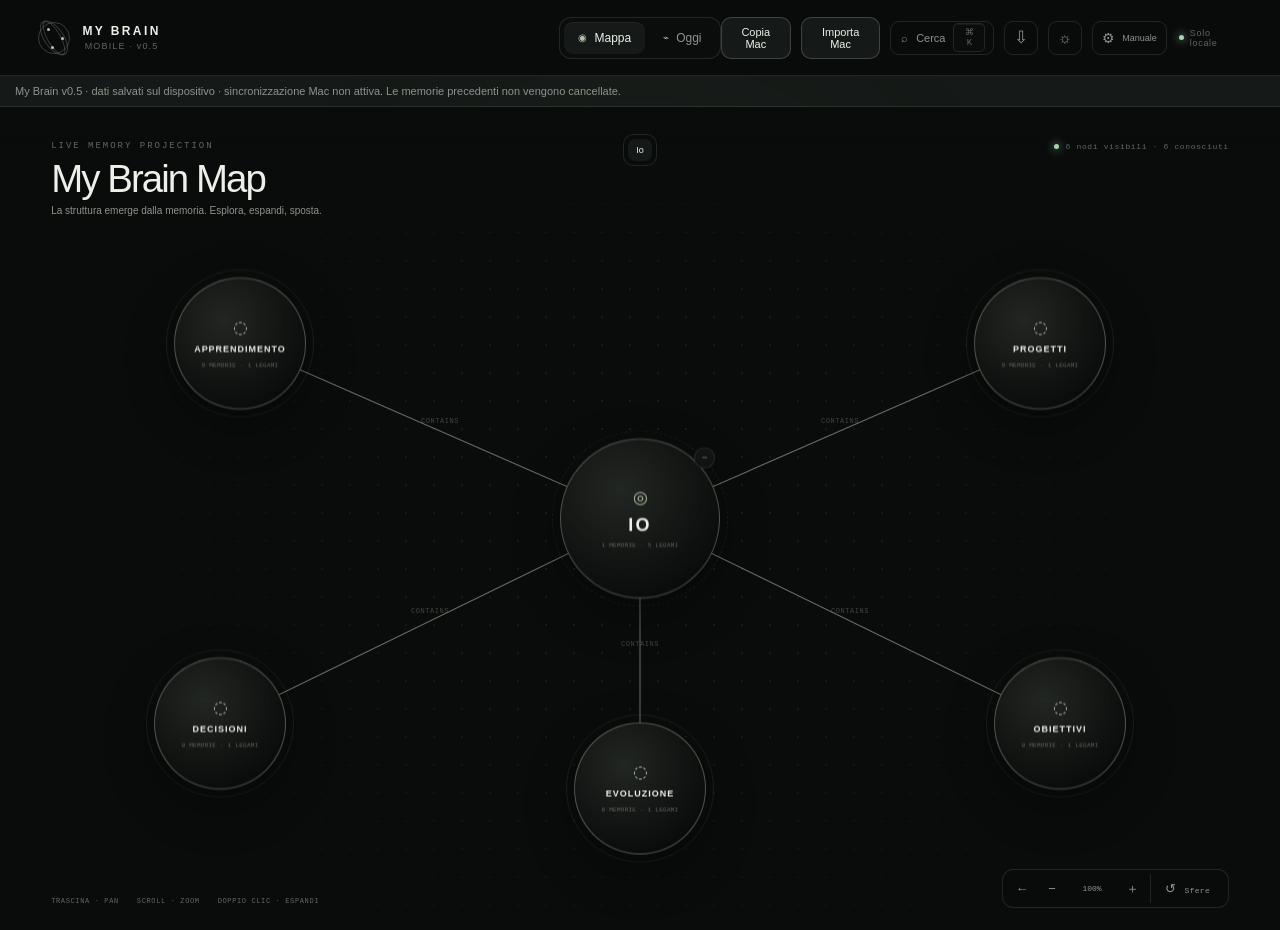
<file: index.html>
<!doctype html>
<html lang="it" data-theme="dark">
  <head>
    <meta charset="UTF-8">
    <meta name="viewport" content="width=device-width, initial-scale=1.0, viewport-fit=cover">
    <meta name="theme-color" content="#0b0d0c">
    <meta name="description" content="My Brain — sistema cognitivo personale locale personale">
    <title>My Brain · iPhone e iPad</title>
    <meta name="apple-mobile-web-app-capable" content="yes">
    <meta name="apple-mobile-web-app-title" content="My Brain">
    <link rel="manifest" href="./manifest.webmanifest">
    <link rel="icon" type="image/svg+xml" href="./icon.svg">
    <link rel="apple-touch-icon" href="./icon-180.png">
    <script src="./theme-init.js"></script>
    <link rel="stylesheet" href="./styles.css">
  </head>
  <body>
    <a class="skip-link" href="#workspace">Vai al contenuto</a>
    <div class="ambient ambient-a" aria-hidden="true"></div>
    <div class="ambient ambient-b" aria-hidden="true"></div>

    <header class="topbar">
      <button class="identity" data-route="map" aria-label="Apri My Brain Map">
        <span class="identity-mark" aria-hidden="true"><i></i><i></i><i></i></span>
        <span><strong>MY BRAIN</strong><small>MOBILE · v0.5</small></span>
      </button>
      <nav class="primary-nav" aria-label="Navigazione principale">
        <button class="nav-item active" data-route="map"><span class="nav-glyph">◉</span>Mappa</button>
        <button class="nav-item" data-route="today"><span class="nav-glyph">⌁</span>Oggi</button>
      </nav>
      <div class="top-actions">
        <button class="search-trigger" id="search-trigger" aria-label="Apri ricerca globale">
          <span>⌕</span><span>Cerca</span><kbd>⌘ K</kbd>
        </button>
        <button class="icon-button" id="export-button" aria-label="Esporta tutti i dati" title="Export My Brain">⇩</button>
        <button class="icon-button theme-toggle" id="theme-toggle" aria-label="Passa al tema chiaro" title="Passa al tema chiaro" aria-pressed="false">☼</button>
        <button class="settings-trigger" data-route="settings" aria-label="Apri Impostazioni" title="Impostazioni">
          <span class="settings-gear" aria-hidden="true">⚙</span><span id="autonomy-indicator">Manuale</span><span class="inbox-badge" id="inbox-badge" hidden>0</span>
        </button>
        <span class="local-badge" title="Your data stays on this device"><i></i>Solo locale</span>
      </div>
    </header>

    <main id="workspace" tabindex="-1"></main>

    <div class="toast-region" id="toast-region" aria-live="polite"></div>

    <dialog id="editor-dialog" class="editor-dialog">
      <form method="dialog" class="dialog-shell" id="editor-form">
        <header class="dialog-header">
          <div><span class="eyebrow" id="editor-eyebrow">NUOVO ELEMENTO</span><h2 id="editor-title">Aggiungi</h2></div>
          <button class="close-button" type="button" data-dialog-close aria-label="Chiudi">×</button>
        </header>
        <div class="form-grid" id="editor-fields"></div>
        <footer class="dialog-footer">
          <p><i></i>Salvato solo su questo dispositivo</p>
          <div><button class="button ghost" type="button" data-dialog-close>Annulla</button><button class="button primary" id="editor-submit" value="default">Salva</button></div>
        </footer>
      </form>
    </dialog>

    <dialog id="review-dialog" class="editor-dialog review-dialog">
      <form class="dialog-shell" id="review-form">
        <header class="dialog-header">
          <div><span class="eyebrow">CORREGGI PRIMA DI CONFERMARE</span><h2 id="review-title">Rivedi evento</h2></div>
          <button class="close-button" type="button" data-review-close aria-label="Chiudi">×</button>
        </header>
        <div class="form-grid">
          <div class="review-original wide" id="review-original"></div>
          <div class="form-field"><label for="review-type">Classificazione finale</label><select id="review-type" name="type"></select></div>
          <div class="form-field"><label for="review-project">Progetto finale</label><select id="review-project" name="project_id"></select></div>
          <div class="form-field wide"><label for="review-importance">Importanza finale</label><select id="review-importance" name="importance"><option>Low</option><option>Medium</option><option>High</option><option>Critical</option></select></div>
        </div>
        <footer class="dialog-footer">
          <p><i></i>La correzione resterà nell’audit locale</p>
          <div><button class="button ghost" type="button" data-review-close>Annulla</button><button class="button primary" type="submit">Correggi e integra</button></div>
        </footer>
      </form>
    </dialog>

    <dialog id="search-dialog" class="search-dialog">
      <div class="search-shell">
        <label class="search-field"><span>⌕</span><input id="search-input" autocomplete="off" placeholder="Cerca nel tuo cervello…"><kbd>ESC</kbd></label>
        <div id="search-results" class="search-results"><p class="search-empty">Inizia a digitare per cercare progetti, decisioni, conoscenze, obiettivi, idee e azioni.</p></div>
        <footer><span>↑↓ naviga</span><span>↵ apri</span><span>I dati restano sul dispositivo</span></footer>
      </div>
    </dialog>

    <script src="./local-api.js"></script>
    <script type="module" src="./app.js"></script>
  </body>
</html>
</file>
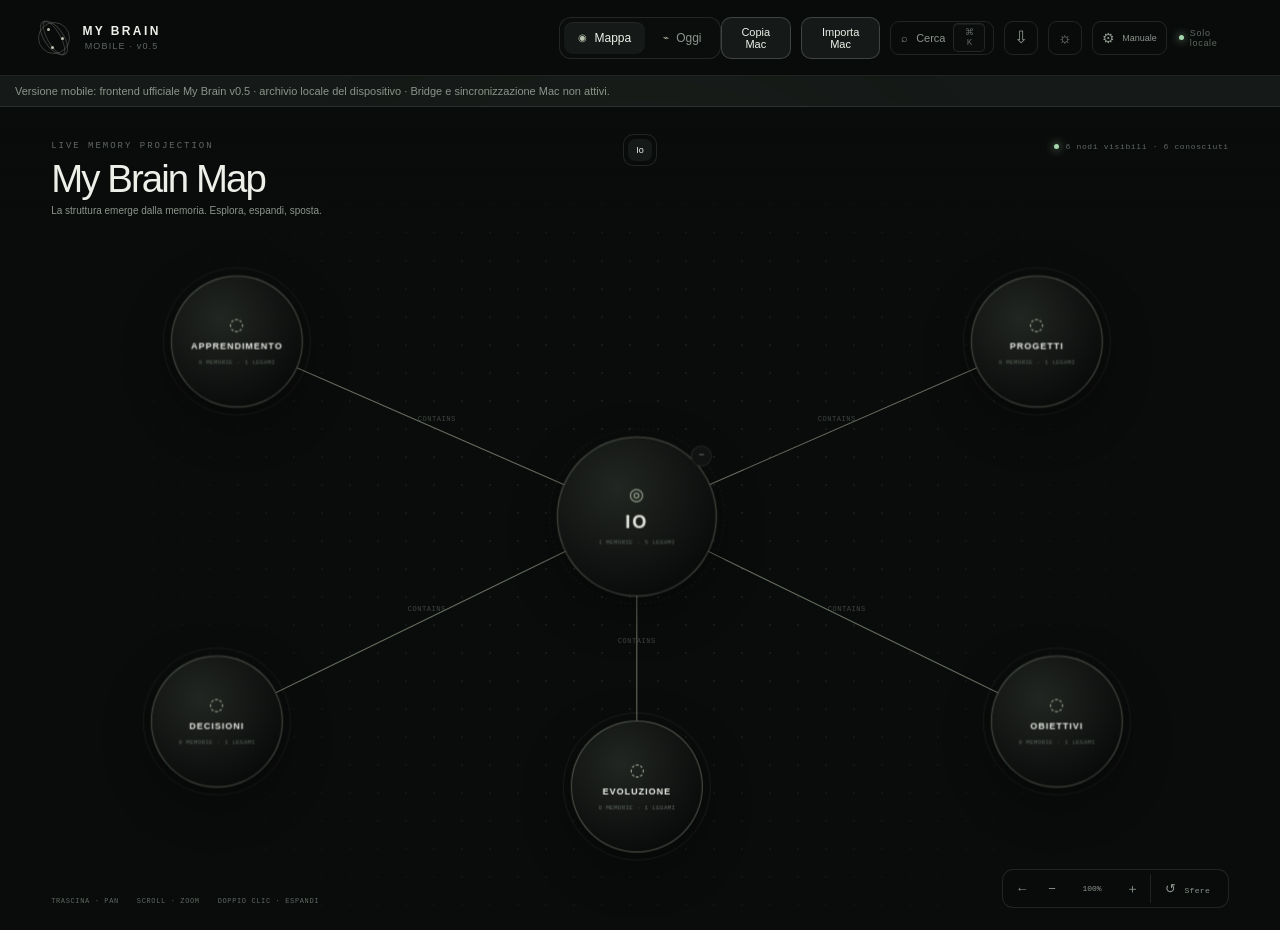
<file: original/index.html>
<!doctype html>
<html lang="it" data-theme="dark">
  <head>
    <meta charset="UTF-8">
    <meta name="viewport" content="width=device-width, initial-scale=1.0, viewport-fit=cover">
    <meta name="theme-color" content="#0b0d0c">
    <meta name="description" content="My Brain — sistema cognitivo personale locale personale">
    <title>My Brain · Mobile</title>
    <meta name="apple-mobile-web-app-capable" content="yes">
    <meta name="apple-mobile-web-app-title" content="My Brain">
    <link rel="manifest" href="./manifest.webmanifest">
    <link rel="icon" type="image/svg+xml" href="./icon.svg">
    <script src="./theme-init.js"></script>
    <link rel="stylesheet" href="./styles.css">
  </head>
  <body>
    <a class="skip-link" href="#workspace">Vai al contenuto</a>
    <div class="ambient ambient-a" aria-hidden="true"></div>
    <div class="ambient ambient-b" aria-hidden="true"></div>

    <header class="topbar">
      <button class="identity" data-route="map" aria-label="Apri My Brain Map">
        <span class="identity-mark" aria-hidden="true"><i></i><i></i><i></i></span>
        <span><strong>MY BRAIN</strong><small>MOBILE · v0.5</small></span>
      </button>
      <nav class="primary-nav" aria-label="Navigazione principale">
        <button class="nav-item active" data-route="map"><span class="nav-glyph">◉</span>Mappa</button>
        <button class="nav-item" data-route="today"><span class="nav-glyph">⌁</span>Oggi</button>
      </nav>
      <div class="top-actions">
        <button class="search-trigger" id="search-trigger" aria-label="Apri ricerca globale">
          <span>⌕</span><span>Cerca</span><kbd>⌘ K</kbd>
        </button>
        <button class="icon-button" id="export-button" aria-label="Esporta tutti i dati" title="Export My Brain">⇩</button>
        <button class="icon-button theme-toggle" id="theme-toggle" aria-label="Passa al tema chiaro" title="Passa al tema chiaro" aria-pressed="false">☼</button>
        <button class="settings-trigger" data-route="settings" aria-label="Apri Impostazioni" title="Impostazioni">
          <span class="settings-gear" aria-hidden="true">⚙</span><span id="autonomy-indicator">Manuale</span><span class="inbox-badge" id="inbox-badge" hidden>0</span>
        </button>
        <span class="local-badge" title="Your data stays on this device"><i></i>Solo locale</span>
      </div>
    </header>

    <main id="workspace" tabindex="-1"></main>

    <div class="toast-region" id="toast-region" aria-live="polite"></div>

    <dialog id="editor-dialog" class="editor-dialog">
      <form method="dialog" class="dialog-shell" id="editor-form">
        <header class="dialog-header">
          <div><span class="eyebrow" id="editor-eyebrow">NUOVO ELEMENTO</span><h2 id="editor-title">Aggiungi</h2></div>
          <button class="close-button" type="button" data-dialog-close aria-label="Chiudi">×</button>
        </header>
        <div class="form-grid" id="editor-fields"></div>
        <footer class="dialog-footer">
          <p><i></i>Salvato solo su questo dispositivo</p>
          <div><button class="button ghost" type="button" data-dialog-close>Annulla</button><button class="button primary" id="editor-submit" value="default">Salva</button></div>
        </footer>
      </form>
    </dialog>

    <dialog id="review-dialog" class="editor-dialog review-dialog">
      <form class="dialog-shell" id="review-form">
        <header class="dialog-header">
          <div><span class="eyebrow">CORREGGI PRIMA DI CONFERMARE</span><h2 id="review-title">Rivedi evento</h2></div>
          <button class="close-button" type="button" data-review-close aria-label="Chiudi">×</button>
        </header>
        <div class="form-grid">
          <div class="review-original wide" id="review-original"></div>
          <div class="form-field"><label for="review-type">Classificazione finale</label><select id="review-type" name="type"></select></div>
          <div class="form-field"><label for="review-project">Progetto finale</label><select id="review-project" name="project_id"></select></div>
          <div class="form-field wide"><label for="review-importance">Importanza finale</label><select id="review-importance" name="importance"><option>Low</option><option>Medium</option><option>High</option><option>Critical</option></select></div>
        </div>
        <footer class="dialog-footer">
          <p><i></i>La correzione resterà nell’audit locale</p>
          <div><button class="button ghost" type="button" data-review-close>Annulla</button><button class="button primary" type="submit">Correggi e integra</button></div>
        </footer>
      </form>
    </dialog>

    <dialog id="search-dialog" class="search-dialog">
      <div class="search-shell">
        <label class="search-field"><span>⌕</span><input id="search-input" autocomplete="off" placeholder="Cerca nel tuo cervello…"><kbd>ESC</kbd></label>
        <div id="search-results" class="search-results"><p class="search-empty">Inizia a digitare per cercare progetti, decisioni, conoscenze, obiettivi, idee e azioni.</p></div>
        <footer><span>↑↓ naviga</span><span>↵ apri</span><span>I dati restano sul dispositivo</span></footer>
      </div>
    </dialog>

    <script src="./local-api.js"></script>
    <script type="module" src="./app.js"></script>
  </body>
</html>
</file>
<file: styles.css>
:root {
  color-scheme: dark;
  --bg: #0a0c0b;
  --panel: #101311;
  --panel-2: #151917;
  --line: rgba(236, 240, 230, .105);
  --line-strong: rgba(236, 240, 230, .2);
  --text: #edf0e9;
  --muted: #8c948c;
  --quiet: #606861;
  --sage: #b7c3ad;
  --green: #a6d6ae;
  --amber: #d6bd85;
  --blue: #98b9ca;
  --rose: #caa4a2;
  --violet: #b8a7c5;
  --topbar: rgba(10,12,11,.88);
  --field: #0c0f0d;
  --dialog: #101311;
  --search-surface: #111412;
  --toast: #181c19;
  --core-center: #1d221e;
  --core-edge: #0e110f;
  --node-edge: #0d100e;
  --surface-subtle: rgba(255,255,255,.012);
  --surface-hover: rgba(255,255,255,.027);
  --inset-highlight: rgba(255,255,255,.05);
  --map-shadow: rgba(0,0,0,.4);
  --backdrop: rgba(3,5,4,.76);
  --primary-button-text: #0c0f0d;
  --radius: 20px;
  --font: Inter, ui-sans-serif, -apple-system, BlinkMacSystemFont, "SF Pro Display", "Segoe UI", sans-serif;
  --mono: "SFMono-Regular", Consolas, monospace;
}

html[data-theme="light"] {
  color-scheme: light;
  --bg: #f3f4ef;
  --panel: #fbfcf8;
  --panel-2: #e9ece5;
  --line: rgba(34,46,36,.115);
  --line-strong: rgba(34,46,36,.22);
  --text: #19211b;
  --muted: #5d685f;
  --quiet: #7c887f;
  --sage: #61735f;
  --green: #4f795a;
  --amber: #92722e;
  --blue: #4e7488;
  --rose: #966461;
  --violet: #735d82;
  --topbar: rgba(243,244,239,.88);
  --field: #f7f8f3;
  --dialog: #fbfcf8;
  --search-surface: #fbfcf8;
  --toast: #ffffff;
  --core-center: #ffffff;
  --core-edge: #e9ede6;
  --node-edge: #eef0ea;
  --surface-subtle: rgba(255,255,255,.5);
  --surface-hover: rgba(255,255,255,.88);
  --inset-highlight: rgba(255,255,255,.75);
  --map-shadow: rgba(47,61,50,.16);
  --backdrop: rgba(36,44,38,.34);
  --primary-button-text: #f8faf6;
}

* { box-sizing: border-box; }
html { background: var(--bg); scroll-behavior: smooth; }
body { margin: 0; min-width: 320px; min-height: 100vh; background: var(--bg); color: var(--text); font-family: var(--font); -webkit-font-smoothing: antialiased; transition: background-color .28s ease, color .28s ease; }
button, input, textarea, select { font: inherit; }
button { color: inherit; }
button:focus-visible, input:focus-visible, textarea:focus-visible, select:focus-visible { outline: 2px solid var(--sage); outline-offset: 3px; }
.skip-link { position: fixed; top: -80px; left: 16px; z-index: 100; background: white; color: black; padding: 10px 14px; border-radius: 8px; }
.skip-link:focus { top: 12px; }
.ambient { position: fixed; pointer-events: none; border-radius: 50%; filter: blur(120px); opacity: .08; z-index: 0; }
.ambient-a { width: 520px; height: 520px; background: #789277; left: 30%; top: 15%; }
.ambient-b { width: 420px; height: 420px; background: #6f7c8a; right: 2%; bottom: -18%; }

.topbar { height: 76px; padding: 0 clamp(22px, 3vw, 54px); display: grid; grid-template-columns: 1fr auto 1fr; align-items: center; border-bottom: 1px solid var(--line); background: var(--topbar); backdrop-filter: blur(22px); position: sticky; top: 0; z-index: 30; transition: background-color .28s ease, border-color .28s ease; }
.identity { border: 0; background: none; display: flex; align-items: center; gap: 12px; padding: 4px 0; cursor: pointer; justify-self: start; }
.identity-mark { width: 32px; height: 32px; border: 1px solid var(--line-strong); border-radius: 50%; position: relative; display: block; }
.identity-mark::before, .identity-mark::after { content: ""; position: absolute; border: 1px solid var(--line-strong); border-radius: 50%; }
.identity-mark::before { inset: 5px -5px; transform: rotate(55deg); }
.identity-mark::after { inset: -4px 8px; transform: rotate(-30deg); }
.identity-mark i { position: absolute; width: 3px; height: 3px; background: var(--sage); border-radius: 50%; }
.identity-mark i:nth-child(1) { top: 5px; left: 8px; }.identity-mark i:nth-child(2) { right: 5px; top: 14px; }.identity-mark i:nth-child(3) { bottom: 4px; left: 12px; }
.identity strong { font-size: 12px; letter-spacing: .2em; display: block; font-weight: 650; }
.identity small { color: var(--quiet); font-size: 9px; letter-spacing: .13em; display: block; margin-top: 3px; }
.primary-nav { display: flex; gap: 4px; padding: 4px; border: 1px solid var(--line); border-radius: 12px; background: var(--surface-subtle); }
.nav-item { border: 0; background: transparent; color: var(--muted); padding: 9px 14px; border-radius: 9px; display: flex; gap: 7px; align-items: center; cursor: pointer; font-size: 12px; }
.nav-item:hover { color: var(--text); }
.nav-item.active { color: var(--text); background: var(--panel-2); box-shadow: 0 1px 0 var(--inset-highlight) inset; }
.nav-glyph { font-size: 10px; color: var(--sage); }
.inbox-badge { min-width: 19px; height: 19px; padding: 0 6px; display: inline-grid; place-items: center; border-radius: 999px; background: var(--amber); color: var(--primary-button-text); font: 700 9px var(--mono); }
.inbox-badge[hidden] { display: none; }
.top-actions { display: flex; gap: 10px; align-items: center; justify-self: end; }
.search-trigger { height: 34px; display: flex; align-items: center; gap: 8px; padding: 0 8px 0 10px; background: transparent; border: 1px solid var(--line); border-radius: 9px; color: var(--muted); cursor: pointer; font-size: 11px; }
kbd { font-family: var(--mono); color: var(--quiet); border: 1px solid var(--line); background: var(--surface-subtle); border-radius: 5px; font-size: 9px; padding: 3px 5px; box-shadow: 0 1px 0 var(--inset-highlight) inset; }
.icon-button { width: 34px; height: 34px; border: 1px solid var(--line); background: transparent; border-radius: 9px; cursor: pointer; color: var(--muted); font-size: 17px; }
.icon-button:hover, .search-trigger:hover { border-color: var(--line-strong); color: var(--text); }
.theme-toggle { position: relative; overflow: hidden; font-size: 15px; transition: color .25s, background-color .25s, transform .25s; }
.theme-toggle:hover { transform: rotate(12deg); background: var(--panel-2); }
.settings-trigger { min-height: 34px; display: flex; align-items: center; gap: 7px; padding: 0 9px; border: 1px solid var(--line); border-radius: 9px; background: transparent; color: var(--muted); cursor: pointer; font-size: 9px; }
.settings-trigger:hover, .settings-trigger.active { color: var(--text); border-color: var(--line-strong); background: var(--panel-2); }
.settings-gear { font-size: 14px; line-height: 1; }
.settings-trigger .inbox-badge { margin-left: 1px; }
.local-badge { font-size: 9px; letter-spacing: .08em; color: var(--quiet); display: flex; align-items: center; gap: 6px; margin-left: 2px; }
.local-badge i, .dialog-footer p i { width: 5px; height: 5px; border-radius: 50%; background: var(--green); box-shadow: 0 0 8px var(--green); }

#workspace { position: relative; z-index: 1; min-height: calc(100vh - 77px); }
#workspace:focus { outline: none; }
.view { animation: view-in .48s cubic-bezier(.2,.75,.25,1) both; }
@keyframes view-in { from { opacity: 0; transform: translateY(8px) scale(.995); } to { opacity: 1; transform: none; } }
.eyebrow { color: var(--quiet); font-size: 9px; letter-spacing: .22em; text-transform: uppercase; font-family: var(--mono); }
.view-header { max-width: 1240px; margin: 0 auto; padding: 50px 38px 20px; display: flex; align-items: end; justify-content: space-between; gap: 30px; }
.view-heading h1 { font-size: clamp(38px, 5vw, 68px); line-height: .96; margin: 12px 0 12px; font-weight: 440; letter-spacing: -.055em; }
.view-heading p { color: var(--muted); margin: 0; font-size: 15px; max-width: 590px; line-height: 1.6; }
.view-tools { display: flex; gap: 8px; flex-wrap: wrap; justify-content: end; }
.button { border: 1px solid var(--line); padding: 10px 14px; border-radius: 10px; background: transparent; color: var(--muted); font-size: 12px; cursor: pointer; }
.button:hover { color: var(--text); border-color: var(--line-strong); }
.button.primary { background: var(--text); border-color: var(--text); color: var(--primary-button-text); font-weight: 600; }
.button.danger { color: var(--rose); }
.button.compact { padding: 7px 9px; font-size: 10px; }

/* Cognitive map */
.map-view { overflow: hidden; min-height: calc(100vh - 77px); }
.map-intro { position: absolute; top: 38px; left: clamp(25px, 4vw, 64px); z-index: 5; }
.map-intro h1 { font-size: clamp(30px, 3.4vw, 52px); letter-spacing: -.05em; font-weight: 420; margin: 10px 0 8px; }
.map-intro p { color: var(--muted); margin: 0; font-size: 12px; }
.map-meta { position: absolute; right: clamp(25px, 4vw, 64px); top: 44px; color: var(--quiet); font-family: var(--mono); font-size: 9px; letter-spacing: .12em; text-align: right; line-height: 1.8; z-index: 5; }
.brain-map { width: min(1000px, 88vw); height: min(690px, calc(100vh - 95px)); min-height: 570px; margin: 0 auto; position: relative; }
.neural-lines { position: absolute; inset: 0; width: 100%; height: 100%; overflow: visible; }
.neural-lines path { fill: none; stroke: rgba(210,222,207,.14); stroke-width: 1; stroke-dasharray: 2 5; animation: dash 26s linear infinite; }
.neural-lines path.major { stroke: rgba(210,222,207,.24); stroke-dasharray: none; }
.neural-lines circle { fill: var(--sage); opacity: .38; }
html[data-theme="light"] .neural-lines path { stroke: rgba(48,65,52,.14); }
html[data-theme="light"] .neural-lines path.major { stroke: rgba(48,65,52,.27); }
html[data-theme="light"] .neural-lines circle { opacity: .55; }
@keyframes dash { to { stroke-dashoffset: -200; } }
.map-core { position: absolute; left: 50%; top: 51%; width: 230px; height: 230px; transform: translate(-50%,-50%); display: grid; place-items: center; }
.core-orbit, .core-orbit::before { position: absolute; border: 1px solid var(--line); border-radius: 50%; content: ""; }
.core-orbit { inset: 5px; animation: rotate 32s linear infinite; }
.core-orbit::before { inset: -22px 19px; border-style: dashed; transform: rotate(62deg); }
.core-orbit i { width: 7px; height: 7px; border: 1px solid var(--sage); background: var(--bg); position: absolute; border-radius: 50%; top: 12px; left: 37px; box-shadow: 0 0 18px rgba(183,195,173,.4); }
@keyframes rotate { to { transform: rotate(360deg); } }
.core-body { position: relative; width: 154px; height: 154px; border-radius: 50%; display: flex; flex-direction: column; justify-content: center; align-items: center; border: 1px solid var(--line-strong); background: radial-gradient(circle at 40% 35%, var(--core-center), var(--core-edge) 72%); box-shadow: 0 0 70px rgba(165,184,159,.09), inset 0 0 30px var(--surface-subtle); text-align: center; transition: background .28s ease, border-color .28s ease; }
.core-body::before { content: ""; width: 6px; height: 6px; border-radius: 50%; background: var(--sage); position: absolute; top: 18px; box-shadow: 0 0 15px var(--sage); }
.core-body strong { font-size: 21px; letter-spacing: .1em; font-weight: 520; }
.core-body span { color: var(--quiet); font-family: var(--mono); font-size: 7px; letter-spacing: .18em; margin-top: 7px; }
.brain-node { position: absolute; width: 148px; height: 148px; padding: 0; border-radius: 50%; border: 1px solid var(--node-line, var(--line-strong)); background: radial-gradient(circle at 38% 32%, var(--node-bg, var(--panel)), var(--node-edge) 73%); cursor: pointer; display: flex; flex-direction: column; justify-content: center; align-items: center; box-shadow: 0 18px 60px var(--map-shadow); transition: transform .4s cubic-bezier(.2,.8,.2,1), border-color .3s, box-shadow .3s, background .28s ease; animation: float 7s ease-in-out infinite; }
.brain-node::before, .brain-node::after { content: ""; position: absolute; border-radius: 50%; border: 1px solid var(--line); inset: -9px; transition: inset .4s, opacity .4s; }
.brain-node::after { inset: 12px; border-style: dotted; opacity: .35; }
.brain-node:hover { transform: scale(1.075); border-color: var(--node-color); box-shadow: 0 22px 75px var(--map-shadow), 0 0 45px var(--node-glow); }
.brain-node:hover::before { inset: -18px; opacity: .8; }
.brain-node .node-icon { color: var(--node-color); height: 25px; font-size: 19px; margin-bottom: 11px; }
.brain-node strong { font-size: 10px; letter-spacing: .15em; font-weight: 620; }
.brain-node small { color: var(--quiet); font-family: var(--mono); font-size: 7px; letter-spacing: .08em; margin-top: 7px; }
.brain-node em { position: absolute; right: 8px; top: 15px; width: 24px; height: 24px; border-radius: 50%; display: grid; place-items: center; background: var(--panel); color: var(--muted); border: 1px solid var(--line); font: normal 8px var(--mono); }
.node-learning { left: 5%; top: 18%; --node-color: var(--blue); --node-bg: #172027; --node-line: rgba(152,185,202,.25); --node-glow: rgba(152,185,202,.09); animation-delay: -2s; }
.node-projects { right: 5%; top: 18%; --node-color: var(--green); --node-bg: #17221a; --node-line: rgba(166,214,174,.25); --node-glow: rgba(166,214,174,.09); animation-delay: -4s; }
.node-goals { right: 2%; bottom: 8%; --node-color: var(--amber); --node-bg: #211e16; --node-line: rgba(214,189,133,.25); --node-glow: rgba(214,189,133,.09); animation-delay: -1s; }
.node-decisions { left: 2%; bottom: 8%; --node-color: var(--rose); --node-bg: #211919; --node-line: rgba(202,164,162,.25); --node-glow: rgba(202,164,162,.09); animation-delay: -5s; }
.node-evolution { left: 50%; bottom: 0; transform: translateX(-50%); --node-color: var(--violet); --node-bg: #1e1922; --node-line: rgba(184,167,197,.25); --node-glow: rgba(184,167,197,.09); animation-delay: -3s; }
.node-evolution:hover { transform: translateX(-50%) scale(1.075); }
html[data-theme="light"] .node-learning { --node-bg: #e3edf1; --node-line: rgba(78,116,136,.3); --node-glow: rgba(78,116,136,.12); }
html[data-theme="light"] .node-projects { --node-bg: #e4eee6; --node-line: rgba(79,121,90,.3); --node-glow: rgba(79,121,90,.12); }
html[data-theme="light"] .node-goals { --node-bg: #f1ead8; --node-line: rgba(146,114,46,.3); --node-glow: rgba(146,114,46,.12); }
html[data-theme="light"] .node-decisions { --node-bg: #f1e5e3; --node-line: rgba(150,100,97,.3); --node-glow: rgba(150,100,97,.12); }
html[data-theme="light"] .node-evolution { --node-bg: #ece5f0; --node-line: rgba(115,93,130,.3); --node-glow: rgba(115,93,130,.12); }
@keyframes float { 0%,100% { margin-top: 0; } 50% { margin-top: -7px; } }
.map-caption { position: absolute; bottom: 27px; left: clamp(25px, 4vw, 64px); color: var(--quiet); font-family: var(--mono); font-size: 8px; letter-spacing: .08em; }

/* Living graph / infinite canvas */
.cognitive-map-view { height: calc(100vh - 77px); min-height: 610px; overflow: hidden; position: relative; }
.canvas-header { position: absolute; inset: 0 0 auto; min-height: 112px; padding: 27px clamp(24px, 4vw, 62px); z-index: 12; display: grid; grid-template-columns: 1fr auto 1fr; align-items: start; pointer-events: none; background: linear-gradient(var(--bg) 5%, color-mix(in srgb, var(--bg) 82%, transparent) 58%, transparent); }
.canvas-header > div:first-child { max-width: 370px; }
.canvas-header h1 { font-size: clamp(27px, 3vw, 42px); line-height: 1; margin: 8px 0 7px; font-weight: 430; letter-spacing: -.05em; }
.canvas-header p { color: var(--muted); font-size: 10px; margin: 0; }
.canvas-status { justify-self: end; display: flex; align-items: center; gap: 7px; color: var(--quiet); font: 8px var(--mono); letter-spacing: .08em; margin-top: 8px; }
.canvas-status i { width: 5px; height: 5px; border-radius: 50%; background: var(--green); box-shadow: 0 0 9px var(--green); }
.map-breadcrumbs { pointer-events: auto; display: flex; align-items: center; gap: 6px; min-height: 31px; padding: 4px; background: var(--topbar); border: 1px solid var(--line); border-radius: 10px; backdrop-filter: blur(12px); }
.map-breadcrumbs:empty { display: none; }
.map-breadcrumbs button { border: 0; background: transparent; color: var(--quiet); font-size: 9px; padding: 6px 8px; border-radius: 7px; cursor: pointer; }
.map-breadcrumbs button:hover, .map-breadcrumbs button[aria-current="page"] { color: var(--text); background: var(--panel-2); }
.map-breadcrumbs span { color: var(--quiet); font-size: 9px; }
.infinite-canvas { position: absolute; inset: 0; overflow: hidden; cursor: grab; touch-action: none; user-select: none; background: var(--bg); }
.infinite-canvas:focus { outline: none; }
.infinite-canvas.panning { cursor: grabbing; }
.map-grid { position: absolute; inset: 0; pointer-events: none; opacity: .48; background-image: radial-gradient(circle, var(--line-strong) .7px, transparent .8px); background-size: 28px 28px; mask-image: radial-gradient(circle at center, black, transparent 82%); }
.map-viewport { position: absolute; left: 0; top: 0; width: 0; height: 0; transform-origin: 0 0; will-change: transform; }
.graph-links { position: absolute; left: 0; top: 0; width: 1px; height: 1px; overflow: visible; pointer-events: none; }
.graph-edge { fill: none; stroke: var(--line-strong); stroke-width: 1.1; vector-effect: non-scaling-stroke; transition: opacity .25s; }
.graph-edge.primary { stroke: color-mix(in srgb, var(--sage) 52%, transparent); }
.graph-edge.cross { stroke: color-mix(in srgb, var(--blue) 40%, transparent); stroke-dasharray: 4 7; }
.edge-label { fill: var(--quiet); font: 7px var(--mono); letter-spacing: .08em; text-anchor: middle; text-transform: uppercase; opacity: .62; }
.graph-nodes { position: absolute; left: 0; top: 0; }
.graph-node { --node-size: 112px; --node-color: var(--sage); position: absolute; left: var(--node-x); top: var(--node-y); width: var(--node-size); height: var(--node-size); transform: translate(-50%,-50%); border-radius: 50%; border: 1px solid color-mix(in srgb, var(--node-color) 38%, transparent); background: radial-gradient(circle at 38% 32%, color-mix(in srgb, var(--node-color) 11%, var(--panel)), var(--bg) 76%); color: var(--text); box-shadow: 0 16px 48px var(--map-shadow); display: flex; flex-direction: column; align-items: center; justify-content: center; cursor: grab; z-index: 2; padding: 13px; transition: box-shadow .25s, border-color .25s, filter .25s; animation: graph-arrive .4s cubic-bezier(.2,.8,.2,1) both; }
.graph-node:hover, .graph-node.selected { border-color: color-mix(in srgb, var(--node-color) 78%, transparent); box-shadow: 0 18px 60px var(--map-shadow), 0 0 32px color-mix(in srgb, var(--node-color) 13%, transparent); z-index: 4; }
.graph-node.dragging { cursor: grabbing; transition: none; z-index: 9; }
.graph-node-ring { position: absolute; inset: -9px; border: 1px solid var(--line); border-radius: 50%; opacity: .72; transition: inset .25s, border-color .25s; }
.graph-node.selected .graph-node-ring { inset: -14px; border-color: color-mix(in srgb, var(--node-color) 42%, transparent); }
.graph-node.expanded .graph-node-ring { border-style: dashed; animation: rotate 32s linear infinite; }
.graph-node-icon { color: var(--node-color); font-size: 17px; line-height: 1; margin-bottom: 8px; }
.graph-node strong { max-width: 92%; font-size: 9px; line-height: 1.25; letter-spacing: .11em; text-transform: uppercase; font-weight: 620; text-align: center; }
.graph-node small { color: var(--quiet); font: 6px var(--mono); letter-spacing: .04em; margin-top: 6px; }
.graph-node em { position: absolute; right: 4px; top: 8px; width: 21px; height: 21px; display: grid; place-items: center; border-radius: 50%; background: var(--panel); border: 1px solid var(--line); color: var(--muted); font: normal 10px var(--mono); }
.graph-node.type-person { --node-size: 160px; --node-color: var(--sage); }
.graph-node.type-person strong { font-size: 18px; letter-spacing: .12em; }
.graph-node.type-domain { --node-size: 132px; --node-color: var(--sage); }
.graph-node.type-project { --node-size: 122px; --node-color: var(--green); }
.graph-node.type-goal { --node-color: var(--amber); }
.graph-node.type-decision { --node-color: var(--rose); }
.graph-node.type-skill { --node-color: var(--blue); }
.graph-node.type-concept { --node-color: var(--violet); }
@keyframes graph-arrive { from { opacity: 0; filter: blur(4px); } to { opacity: 1; filter: none; } }
.canvas-help { position: absolute; left: clamp(24px, 4vw, 62px); bottom: 25px; z-index: 8; display: flex; gap: 18px; color: var(--quiet); font: 7px var(--mono); letter-spacing: .09em; pointer-events: none; }
.canvas-controls { position: absolute; right: clamp(24px, 4vw, 62px); bottom: 22px; z-index: 14; display: flex; align-items: center; background: var(--topbar); border: 1px solid var(--line); border-radius: 11px; padding: 4px; backdrop-filter: blur(13px); }
.canvas-controls button { height: 29px; min-width: 30px; padding: 0 8px; border: 0; background: transparent; border-radius: 7px; color: var(--muted); font-size: 13px; cursor: pointer; }
.canvas-controls button:hover { color: var(--text); background: var(--panel-2); }
.canvas-controls button:disabled { opacity: .45; cursor: wait; }
.canvas-controls .zoom-readout { min-width: 50px; font: 8px var(--mono); }
.canvas-controls .positions-reset { min-width: 74px; margin-left: 3px; border-left: 1px solid var(--line); border-radius: 0 7px 7px 0; font: 8px var(--mono); letter-spacing: .04em; }
.canvas-controls .positions-reset span { font: 13px sans-serif; margin-right: 3px; }
.node-inspector { position: absolute; right: clamp(24px, 4vw, 62px); top: 50%; width: 310px; max-height: min(510px, 66vh); transform: translate(18px,-43%); opacity: 0; pointer-events: none; z-index: 13; border: 1px solid var(--line-strong); border-radius: 18px; padding: 21px; background: color-mix(in srgb, var(--panel) 92%, transparent); backdrop-filter: blur(20px); box-shadow: 0 22px 70px var(--map-shadow); transition: opacity .25s, transform .3s; }
.node-inspector.visible { opacity: 1; transform: translate(0,-43%); pointer-events: auto; }
.inspector-top { display: flex; align-items: center; justify-content: space-between; }
.inspector-top button { width: 27px; height: 27px; border: 1px solid var(--line); border-radius: 50%; background: transparent; color: var(--muted); cursor: pointer; }
.inspector-symbol { width: 38px; height: 38px; display: grid; place-items: center; border: 1px solid var(--line); border-radius: 50%; color: var(--sage); margin-top: 22px; }
.node-inspector h2 { margin: 14px 0 9px; font-size: 24px; font-weight: 450; letter-spacing: -.04em; }
.node-inspector > p { color: var(--muted); font-size: 11px; line-height: 1.6; margin: 0; }
.node-inspector dl { border-top: 1px solid var(--line); border-bottom: 1px solid var(--line); margin: 20px 0; padding: 9px 0; }
.node-inspector dl div { display: flex; align-items: center; justify-content: space-between; padding: 6px 0; }
.node-inspector dt { color: var(--quiet); font-size: 8px; }.node-inspector dd { color: var(--muted); font: 8px var(--mono); margin: 0; text-transform: uppercase; }
.inspector-actions { display: flex; flex-wrap: wrap; gap: 7px; }
.canvas-loading { position: absolute; left: 50%; top: 50%; transform: translate(-50%,-50%); display: flex; align-items: center; gap: 8px; color: var(--quiet); font: 8px var(--mono); letter-spacing: .09em; opacity: 0; pointer-events: none; transition: opacity .2s; }
.canvas-loading.visible { opacity: 1; }
.canvas-loading i { width: 7px; height: 7px; border: 1px solid var(--sage); border-radius: 50%; animation: pulse 1s ease-in-out infinite; }
@keyframes pulse { 50% { transform: scale(1.5); opacity: .35; } }

html[data-theme="light"] .graph-node { background: radial-gradient(circle at 38% 32%, color-mix(in srgb, var(--node-color) 14%, white), var(--panel) 76%); }
html[data-theme="light"] .map-grid { opacity: .35; }

/* Content */
.content-grid { max-width: 1240px; padding: 20px 38px 70px; margin: 0 auto; display: grid; gap: 14px; }
.section-block { border-top: 1px solid var(--line); padding-top: 26px; margin-top: 6px; }
.section-title { display: flex; justify-content: space-between; align-items: center; margin-bottom: 17px; gap: 20px; }
.section-title h2 { margin: 0; font-size: 12px; letter-spacing: .13em; text-transform: uppercase; font-weight: 570; }
.section-title span { font: 9px var(--mono); color: var(--quiet); }
.entity-list { display: grid; gap: 8px; }
.entity-row { min-height: 82px; display: grid; grid-template-columns: minmax(220px, 1fr) minmax(180px, .7fr) minmax(170px, .6fr) auto; align-items: center; gap: 22px; border: 1px solid var(--line); border-radius: 14px; padding: 15px 17px; background: var(--surface-subtle); transition: background .2s, border-color .2s, transform .2s; }
.entity-row:hover { background: var(--surface-hover); border-color: var(--line-strong); transform: translateY(-1px); }
.entity-main strong { display: block; font-size: 14px; font-weight: 510; }
.entity-main p { margin: 5px 0 0; font-size: 11px; color: var(--muted); line-height: 1.45; max-width: 540px; }
.entity-meta { color: var(--muted); font-size: 10px; line-height: 1.6; }
.entity-meta label { display: block; color: var(--quiet); font: 7px var(--mono); letter-spacing: .14em; text-transform: uppercase; margin-bottom: 3px; }
.entity-actions { display: flex; align-items: center; gap: 5px; opacity: .6; }
.entity-row:hover .entity-actions { opacity: 1; }
.row-button { border: 0; background: transparent; color: var(--muted); cursor: pointer; padding: 7px; border-radius: 6px; font-size: 11px; }
.row-button:hover { color: var(--text); background: var(--panel-2); }
.tag { display: inline-flex; align-items: center; gap: 6px; border: 1px solid var(--line); padding: 5px 8px; border-radius: 999px; color: var(--muted); font: 8px var(--mono); letter-spacing: .05em; }
.tag::before { content: ""; width: 4px; height: 4px; border-radius: 50%; background: currentColor; }
.tag.high, .tag.critical, .tag.active { color: var(--green); border-color: rgba(166,214,174,.18); }
.tag.medium, .tag.monitoring, .tag.open { color: var(--amber); border-color: rgba(214,189,133,.18); }
.tag.low, .tag.draft, .tag.paused { color: var(--blue); border-color: rgba(152,185,202,.18); }
.progress-track { height: 3px; border-radius: 5px; background: var(--line); overflow: hidden; margin-top: 7px; }
.progress-track i { height: 100%; display: block; background: var(--amber); border-radius: inherit; }
.empty-state { padding: 42px; text-align: center; border: 1px dashed var(--line); border-radius: 14px; color: var(--quiet); font-size: 12px; }

.project-focus { display: grid; grid-template-columns: 1.2fr .8fr; gap: 14px; margin-bottom: 20px; }
.project-hero { padding: 27px; min-height: 200px; border: 1px solid var(--line); border-radius: var(--radius); background: linear-gradient(135deg, rgba(166,214,174,.055), transparent 55%); position: relative; overflow: hidden; }
.project-hero::after { content: ""; position: absolute; width: 260px; height: 260px; right: -100px; top: -100px; border: 1px solid var(--line); border-radius: 50%; box-shadow: 0 0 0 32px rgba(255,255,255,.01), 0 0 0 64px rgba(255,255,255,.006); }
.project-hero h3 { font-size: 28px; margin: 36px 0 9px; font-weight: 430; letter-spacing: -.035em; position: relative; z-index: 1; }
.project-hero p { max-width: 540px; color: var(--muted); font-size: 12px; line-height: 1.6; margin: 0; position: relative; z-index: 1; }
.next-step-card { padding: 27px; border: 1px solid var(--line); border-radius: var(--radius); background: var(--panel); display: flex; flex-direction: column; justify-content: space-between; }
.next-step-card blockquote { margin: 0; font-size: 17px; line-height: 1.45; font-weight: 420; letter-spacing: -.02em; }
.next-step-card footer { color: var(--quiet); font: 8px var(--mono); text-transform: uppercase; letter-spacing: .15em; }

/* Today */
.today-shell { max-width: 1160px; margin: 0 auto; padding: 52px 38px 80px; }
.today-top { display: grid; grid-template-columns: 1fr auto; align-items: end; margin-bottom: 48px; }
.today-top h1 { font-size: clamp(48px, 7vw, 88px); font-weight: 390; letter-spacing: -.07em; margin: 8px 0 0; line-height: .9; }
.today-date { text-align: right; color: var(--muted); font-size: 11px; line-height: 1.65; }
.today-date strong { display: block; color: var(--text); font-size: 13px; font-weight: 500; }
.priority-stage { display: grid; grid-template-columns: 35px 1fr auto; gap: 20px; align-items: center; padding: 22px 0; border-top: 1px solid var(--line); }
.priority-stage:last-child { border-bottom: 1px solid var(--line); }
.priority-number { color: var(--quiet); font: 10px var(--mono); }
.priority-copy strong { font-size: 18px; font-weight: 430; letter-spacing: -.02em; }
.priority-copy span { display: block; color: var(--muted); font-size: 10px; margin-top: 6px; }
.today-lower { margin-top: 44px; display: grid; grid-template-columns: 1.15fr .85fr; gap: 42px; }
.ai-insight { padding: 25px; border: 1px solid rgba(183,195,173,.18); border-radius: 16px; background: linear-gradient(135deg, rgba(183,195,173,.06), rgba(255,255,255,.012)); }
.ai-label { display: flex; align-items: center; justify-content: space-between; color: var(--sage); font: 8px var(--mono); letter-spacing: .16em; }
.ai-label i { width: 7px; height: 7px; border: 1px solid var(--sage); border-radius: 50%; box-shadow: 0 0 12px var(--sage); }
.ai-insight p { font-size: 18px; line-height: 1.5; letter-spacing: -.025em; margin: 24px 0 13px; }
.ai-insight small { color: var(--quiet); font-size: 9px; }
.mini-list { border-top: 1px solid var(--line); }
.mini-item { display: grid; grid-template-columns: 8px 1fr auto; gap: 12px; align-items: start; padding: 14px 0; border-bottom: 1px solid var(--line); }
.mini-item i { width: 5px; height: 5px; background: var(--blue); border-radius: 50%; margin-top: 5px; }
.mini-item strong { font-size: 11px; font-weight: 500; display: block; }.mini-item small { font-size: 9px; color: var(--quiet); margin-top: 4px; display: block; }.mini-item time { color: var(--quiet); font: 8px var(--mono); }

/* Bridge Review Inbox */
.pending-summary { display: inline-flex; align-items: center; min-height: 34px; padding: 0 13px; border: 1px solid color-mix(in srgb, var(--amber) 32%, transparent); border-radius: 999px; color: var(--amber); font: 9px var(--mono); letter-spacing: .1em; }
.inbox-shell { max-width: 1040px; margin: 0 auto; padding: 26px 38px 80px; }
.inbox-list { display: grid; gap: 12px; }
.inbox-card { border: 1px solid var(--line); border-radius: 18px; background: var(--surface-subtle); padding: 20px 22px; transition: border-color .2s, background-color .2s, transform .2s; }
.inbox-card.pending { border-color: color-mix(in srgb, var(--amber) 21%, var(--line)); box-shadow: inset 3px 0 0 color-mix(in srgb, var(--amber) 58%, transparent); }
.inbox-card:hover { border-color: var(--line-strong); background: var(--surface-hover); transform: translateY(-1px); }
.inbox-card > header { display: flex; align-items: center; justify-content: space-between; gap: 14px; }
.inbox-card > header time { color: var(--quiet); font: 8px var(--mono); text-transform: uppercase; }
.inbox-card-tags { display: flex; gap: 6px; flex-wrap: wrap; }
.inbox-card .tag.da-rivedere { color: var(--amber); }
.inbox-copy { margin: 18px 0; max-width: 770px; }
.inbox-copy h2 { margin: 0 0 8px; font-size: 19px; line-height: 1.25; font-weight: 480; letter-spacing: -.02em; }
.inbox-copy p { margin: 0; color: var(--muted); font-size: 12px; line-height: 1.6; }
.inbox-facts { display: grid; grid-template-columns: repeat(3, minmax(0, 1fr)); gap: 10px; }
.inbox-facts > div { border-top: 1px solid var(--line); padding-top: 10px; min-width: 0; }
.inbox-facts label, .inbox-impact > span, .review-original > span { display: block; color: var(--quiet); font: 7px var(--mono); letter-spacing: .13em; text-transform: uppercase; margin-bottom: 5px; }
.inbox-facts span { display: block; color: var(--muted); font-size: 10px; white-space: nowrap; overflow: hidden; text-overflow: ellipsis; }
.inbox-impact { margin-top: 13px; padding: 12px 14px; border-radius: 11px; background: color-mix(in srgb, var(--violet) 7%, transparent); border: 1px solid color-mix(in srgb, var(--violet) 18%, transparent); }
.inbox-impact p { margin: 0; color: var(--muted); font-size: 10px; line-height: 1.5; }
.inbox-details { margin-top: 12px; color: var(--quiet); font-size: 9px; }
.inbox-details summary { cursor: pointer; width: max-content; }
.inbox-details dl { display: grid; gap: 6px; margin: 10px 0 0; }
.inbox-details dl div { display: grid; grid-template-columns: 90px 1fr; gap: 12px; }
.inbox-details dt { color: var(--quiet); }.inbox-details dd { margin: 0; color: var(--muted); overflow-wrap: anywhere; }
.inbox-actions { display: flex; gap: 8px; margin-top: 18px; padding-top: 15px; border-top: 1px solid var(--line); }
.inbox-actions .ghost { margin-left: auto; }
.inbox-audit { display: flex; align-items: center; flex-wrap: wrap; gap: 9px; margin-top: 14px; color: var(--muted); font: 8px var(--mono); }
.inbox-audit b { color: var(--sage); }.inbox-audit time { margin-left: auto; color: var(--quiet); }
.inbox-card.compact { padding: 16px 18px; }
.inbox-card.compact .inbox-copy { margin: 12px 0; }.inbox-card.compact .inbox-copy h2 { font-size: 15px; }.inbox-card.compact .inbox-facts, .inbox-card.compact .inbox-impact { display: none; }
.inbox-zero { min-height: 230px; display: grid; place-items: center; align-content: center; gap: 8px; border: 1px dashed var(--line); border-radius: 18px; color: var(--quiet); text-align: center; }
.inbox-zero span { width: 45px; height: 45px; display: grid; place-items: center; border: 1px solid color-mix(in srgb, var(--green) 35%, transparent); border-radius: 50%; color: var(--green); font-size: 20px; }
.inbox-zero h2 { margin: 5px 0 0; color: var(--text); font-size: 18px; font-weight: 480; }.inbox-zero p { margin: 0; font-size: 11px; }
.review-original { padding: 15px; border: 1px solid var(--line); border-radius: 12px; background: var(--surface-subtle); }
.review-original strong { font-size: 17px; font-weight: 520; }.review-original p { margin: 5px 0 0; color: var(--muted); font-size: 11px; }

/* Settings and autonomy */
.settings-shell { max-width: 1100px; margin: 0 auto; padding: 22px 38px 90px; display: grid; gap: 42px; }
.settings-section { min-width: 0; }
.settings-intro { margin: -5px 0 18px; color: var(--muted); font-size: 11px; line-height: 1.6; }
.manual-review-control { display: grid; grid-template-columns: minmax(0, 1fr) auto; align-items: center; gap: 28px; padding: 25px 27px; border: 1px solid var(--line); border-radius: 20px; background: var(--surface-subtle); box-shadow: inset 3px 0 0 color-mix(in srgb, var(--sage) 48%, transparent); }
.manual-review-control.is-autonomous { box-shadow: inset 3px 0 0 color-mix(in srgb, var(--violet) 52%, transparent); }
.manual-review-copy h3 { margin: 8px 0 8px; font-size: 23px; font-weight: 470; letter-spacing: -.03em; }.manual-review-copy p { max-width: 650px; margin: 0; color: var(--muted); font-size: 11px; line-height: 1.65; }
.manual-review-switch { min-width: 155px; padding: 13px 15px; display: grid; grid-template-columns: auto 1fr; align-items: center; column-gap: 10px; border: 1px solid var(--line-strong); border-radius: 14px; background: var(--panel-2); text-align: left; cursor: pointer; }
.manual-review-switch:hover { border-color: color-mix(in srgb, var(--sage) 55%, var(--line)); }
.manual-review-switch strong { color: var(--text); font: 8px var(--mono); letter-spacing: .12em; }.manual-review-switch small { grid-column: 2; margin-top: 2px; color: var(--quiet); font-size: 8px; }
.switch-track { grid-row: 1 / 3; width: 38px; height: 21px; padding: 2px; display: flex; align-items: center; border-radius: 999px; background: var(--line-strong); transition: background-color .2s; }
.switch-track i { width: 17px; height: 17px; border-radius: 50%; background: var(--text); transform: translateX(0); transition: transform .22s; }
.manual-review-switch[aria-checked="true"] .switch-track { background: color-mix(in srgb, var(--sage) 78%, var(--line)); }.manual-review-switch[aria-checked="true"] .switch-track i { transform: translateX(17px); }
.autonomy-explanation { display: flex; align-items: center; gap: 9px; margin: 11px 4px 0; color: var(--quiet); }.autonomy-explanation i { width: 5px; height: 5px; border-radius: 50%; background: var(--green); }.autonomy-explanation p { margin: 0; font: 8px var(--mono); }
.autonomy-levels { margin-top: 22px; border-top: 1px solid var(--line); padding-top: 15px; }.autonomy-levels summary { display: flex; align-items: center; gap: 10px; color: var(--muted); font-size: 10px; cursor: pointer; }.autonomy-levels summary span { margin-left: auto; color: var(--sage); font: 8px var(--mono); text-transform: uppercase; }.autonomy-levels .autonomy-grid { margin-top: 14px; }
.autonomy-grid { display: grid; grid-template-columns: repeat(3, minmax(0, 1fr)); gap: 12px; }
.autonomy-card { min-height: 200px; padding: 20px; border: 1px solid var(--line); border-radius: 18px; background: var(--surface-subtle); color: var(--text); text-align: left; cursor: pointer; display: flex; flex-direction: column; transition: border-color .2s, transform .2s, background-color .2s; }
.autonomy-card:hover { transform: translateY(-2px); border-color: var(--line-strong); background: var(--surface-hover); }
.autonomy-card.selected { border-color: color-mix(in srgb, var(--sage) 55%, var(--line)); box-shadow: inset 0 0 0 1px color-mix(in srgb, var(--sage) 18%, transparent); }
.autonomy-choice { display: flex; align-items: center; gap: 8px; color: var(--muted); font-size: 10px; }
.autonomy-choice i { width: 11px; height: 11px; border: 1px solid var(--line-strong); border-radius: 50%; box-shadow: inset 0 0 0 3px var(--surface-subtle); }
.autonomy-card.selected .autonomy-choice i { background: var(--sage); }
.autonomy-choice b { font-weight: 550; }.autonomy-choice em { margin-left: auto; color: var(--sage); font: normal 7px var(--mono); letter-spacing: .12em; }
.autonomy-card > strong { margin-top: auto; padding-top: 34px; font-size: 17px; line-height: 1.35; font-weight: 480; letter-spacing: -.02em; }
.autonomy-card > p { min-height: 47px; margin: 9px 0 0; color: var(--quiet); font-size: 9px; line-height: 1.65; }
.inbox-inside-settings { padding-top: 5px; }
.activity-list { display: grid; gap: 9px; }
.activity-card { display: grid; grid-template-columns: 28px minmax(0, 1fr) auto; gap: 13px; align-items: center; padding: 15px 17px; border: 1px solid var(--line); border-radius: 14px; background: var(--surface-subtle); }
.activity-card.undone { opacity: .65; }
.activity-mark { width: 27px; height: 27px; display: grid; place-items: center; border: 1px solid color-mix(in srgb, var(--green) 34%, var(--line)); border-radius: 50%; color: var(--green); font-size: 11px; }
.activity-card header { display: flex; gap: 10px; align-items: center; color: var(--quiet); font: 7px var(--mono); letter-spacing: .1em; }
.activity-card header time { margin-left: auto; letter-spacing: 0; }.activity-card p { margin: 6px 0 0; color: var(--muted); font-size: 10px; line-height: 1.5; }.activity-card small { display: block; margin-top: 5px; color: var(--quiet); font-size: 8px; }

/* Learning */
.learning-areas { display: grid; grid-template-columns: repeat(4, 1fr); gap: 10px; margin-bottom: 32px; }
.learning-area { min-height: 175px; border: 1px solid var(--line); border-radius: 17px; padding: 20px; display: flex; flex-direction: column; justify-content: space-between; background: var(--surface-subtle); }
.learning-area:hover { border-color: rgba(152,185,202,.27); }
.learning-area .orb { width: 34px; height: 34px; border: 1px solid rgba(152,185,202,.3); border-radius: 50%; position: relative; }
.learning-area .orb::before { content: ""; position: absolute; inset: 8px -4px; border: 1px dotted var(--line-strong); border-radius: 50%; transform: rotate(40deg); }
.learning-area strong { font-size: 13px; font-weight: 480; }.learning-area small { color: var(--quiet); font: 8px var(--mono); margin-top: 5px; display: block; }

/* Timeline */
.timeline { position: relative; padding: 40px 0 30px; }
.timeline::before { content: ""; position: absolute; left: 50%; top: 0; bottom: 0; width: 1px; background: linear-gradient(transparent, var(--line-strong) 8%, var(--line-strong) 92%, transparent); }
.timeline-event { width: calc(50% - 38px); position: relative; padding: 20px; border: 1px solid var(--line); border-radius: 15px; background: var(--surface-subtle); margin-bottom: 20px; }
.timeline-event:nth-child(even) { margin-left: calc(50% + 38px); }
.timeline-event::after { content: ""; position: absolute; top: 29px; width: 8px; height: 8px; border: 2px solid var(--violet); border-radius: 50%; background: var(--bg); box-shadow: 0 0 14px rgba(184,167,197,.3); }
.timeline-event:nth-child(odd)::after { right: -43px; }.timeline-event:nth-child(even)::after { left: -43px; }
.timeline-event time { color: var(--violet); font: 8px var(--mono); letter-spacing: .1em; }
.timeline-event h3 { font-size: 16px; margin: 10px 0 7px; font-weight: 470; }.timeline-event p { color: var(--muted); font-size: 10px; line-height: 1.55; margin: 0; }.timeline-event footer { margin-top: 14px; display: flex; justify-content: space-between; align-items: center; }
.timeline-now { width: 88px; text-align: center; margin: 20px auto 0; color: var(--text); border: 1px solid var(--line-strong); padding: 8px; border-radius: 999px; background: var(--bg); font: 8px var(--mono); position: relative; z-index: 1; }

/* Dialogs */
dialog { color: var(--text); }
dialog::backdrop { background: var(--backdrop); backdrop-filter: blur(12px); }
.editor-dialog { width: min(720px, calc(100vw - 30px)); max-height: calc(100vh - 40px); border: 1px solid var(--line-strong); border-radius: 22px; padding: 0; background: var(--dialog); box-shadow: 0 30px 100px var(--map-shadow); }
.dialog-shell { display: flex; flex-direction: column; max-height: calc(100vh - 42px); }
.dialog-header { padding: 24px 26px 18px; display: flex; justify-content: space-between; border-bottom: 1px solid var(--line); }
.dialog-header h2 { margin: 7px 0 0; font-size: 24px; font-weight: 450; letter-spacing: -.03em; }
.close-button { width: 32px; height: 32px; border-radius: 50%; border: 1px solid var(--line); background: transparent; color: var(--muted); font-size: 20px; cursor: pointer; }
.form-grid { padding: 23px 26px; display: grid; grid-template-columns: 1fr 1fr; gap: 17px; overflow-y: auto; }
.form-field { display: flex; flex-direction: column; gap: 7px; }
.form-field.wide { grid-column: 1 / -1; }
.form-field label { color: var(--muted); font-size: 10px; }
.form-field input, .form-field textarea, .form-field select { width: 100%; background: var(--field); color: var(--text); border: 1px solid var(--line); border-radius: 10px; padding: 11px 12px; font-size: 12px; }
.form-field textarea { resize: vertical; min-height: 76px; line-height: 1.5; }
.dialog-footer { border-top: 1px solid var(--line); padding: 15px 26px; display: flex; align-items: center; justify-content: space-between; }
.dialog-footer p { color: var(--quiet); font-size: 9px; display: flex; align-items: center; gap: 7px; margin: 0; }.dialog-footer > div { display: flex; gap: 8px; }
.search-dialog { width: min(650px, calc(100vw - 28px)); padding: 0; border: 1px solid var(--line-strong); border-radius: 17px; background: var(--search-surface); margin-top: 14vh; box-shadow: 0 35px 100px var(--map-shadow); }
.search-field { display: grid; grid-template-columns: auto 1fr auto; align-items: center; gap: 12px; padding: 17px 18px; border-bottom: 1px solid var(--line); }
.search-field input { border: 0; outline: 0; background: transparent; color: var(--text); font-size: 15px; }
.search-field input::placeholder { color: var(--quiet); }
.search-results { min-height: 150px; max-height: 430px; overflow-y: auto; padding: 8px; }
.search-empty { color: var(--quiet); font-size: 10px; text-align: center; padding: 45px 20px; line-height: 1.6; }
.search-result { width: 100%; border: 0; background: transparent; color: var(--text); border-radius: 9px; padding: 11px 12px; display: flex; justify-content: space-between; cursor: pointer; text-align: left; font-size: 12px; }
.search-result:hover, .search-result.active { background: var(--panel-2); }.search-result span:last-child { color: var(--quiet); font: 8px var(--mono); text-transform: uppercase; }
.search-shell footer { border-top: 1px solid var(--line); padding: 10px 14px; display: flex; gap: 16px; color: var(--quiet); font: 8px var(--mono); }.search-shell footer span:last-child { margin-left: auto; }
.toast-region { position: fixed; right: 22px; bottom: 22px; z-index: 100; display: grid; gap: 8px; }
.toast { padding: 12px 15px; border: 1px solid var(--line-strong); border-radius: 10px; background: var(--toast); color: var(--text); font-size: 10px; box-shadow: 0 15px 40px var(--map-shadow); animation: toast-in .25s ease both; }
@keyframes toast-in { from { opacity: 0; transform: translateY(10px); } }

@media (max-width: 900px) {
  .topbar { grid-template-columns: 1fr auto; }.primary-nav { display: none; }.local-badge, .search-trigger span:nth-child(2) { display: none; }
  .brain-map { width: 96vw; transform: scale(.88); transform-origin: 50% 45%; }.map-intro { top: 25px; }.map-meta { display: none; }
  .entity-row { grid-template-columns: 1fr auto; }.entity-row .entity-meta { display: none; }
  .project-focus, .today-lower { grid-template-columns: 1fr; }.learning-areas { grid-template-columns: repeat(2, 1fr); }
  .autonomy-grid { grid-template-columns: 1fr; }.autonomy-card { min-height: 145px; }.autonomy-card > strong { padding-top: 22px; }.autonomy-card > p { min-height: 0; }
  .canvas-header { grid-template-columns: 1fr auto; }.map-breadcrumbs { display: none; }.node-inspector { width: 270px; right: 18px; }
}
@media (max-width: 620px) {
  .topbar { height: 66px; padding: 0 14px; }.identity small, .search-trigger kbd { display: none; }.top-actions { gap: 6px; }.local-badge { display: none; }
  .settings-trigger > #autonomy-indicator { display: none; }.settings-trigger { padding: 0 7px; }
  .map-view { min-height: calc(100vh - 66px); overflow-y: auto; }.map-intro { position: relative; left: auto; top: auto; padding: 28px 20px 0; }.map-caption { display: none; }
  .brain-map { height: 720px; min-height: 720px; transform: scale(.72); width: 132vw; margin-left: -16vw; transform-origin: 50% 5%; }.map-core { top: 47%; }.node-learning { left: 0; }.node-projects { right: 0; }.node-decisions { left: 0; bottom: 13%; }.node-goals { right: 0; bottom: 13%; }.node-evolution { bottom: 2%; }
  .view-header { padding: 35px 19px 16px; align-items: start; flex-direction: column; }.view-heading h1 { font-size: 43px; }.view-tools { justify-content: start; }
  .content-grid, .today-shell { padding-left: 19px; padding-right: 19px; }.learning-areas { grid-template-columns: 1fr; }.entity-row { grid-template-columns: 1fr auto; gap: 8px; }.entity-actions { align-self: start; }
  .today-top { margin-bottom: 35px; }.today-top h1 { font-size: 58px; }.priority-stage { grid-template-columns: 25px 1fr; }.priority-stage .tag { display: none; }
  .timeline::before { left: 8px; }.timeline-event, .timeline-event:nth-child(even) { width: calc(100% - 35px); margin-left: 35px; }.timeline-event:nth-child(odd)::after, .timeline-event:nth-child(even)::after { left: -32px; right: auto; }
  .form-grid { grid-template-columns: 1fr; }.form-field.wide { grid-column: auto; }.dialog-footer { align-items: flex-start; gap: 12px; flex-direction: column; }.dialog-footer > div { width: 100%; }.dialog-footer .button { flex: 1; }
  .inbox-shell { padding-left: 19px; padding-right: 19px; }.inbox-facts { grid-template-columns: 1fr; }.inbox-actions { flex-wrap: wrap; }.inbox-actions .button { flex: 1; }.inbox-actions .ghost { margin-left: 0; flex-basis: 100%; }.inbox-audit time { width: 100%; }
  .settings-shell { padding-left: 19px; padding-right: 19px; }.activity-card { grid-template-columns: 28px 1fr; }.activity-card > .button { grid-column: 2; justify-self: start; }
  .manual-review-control { grid-template-columns: 1fr; padding: 21px; gap: 18px; }.manual-review-switch { width: 100%; }.autonomy-explanation { align-items: flex-start; }.autonomy-explanation p { line-height: 1.5; }
  .cognitive-map-view { height: calc(100vh - 66px); min-height: 570px; }.canvas-header { padding: 20px; }.canvas-header > div:first-child p { display: none; }.canvas-status { display: none; }.canvas-help { display: none; }.canvas-controls { right: 14px; bottom: 14px; }.node-inspector, .node-inspector.visible { left: 12px; right: 12px; top: auto; bottom: 58px; width: auto; max-height: 44vh; transform: translateY(14px); }.node-inspector.visible { transform: none; }.node-inspector dl { display: none; }.inspector-symbol { margin-top: 12px; }.node-inspector h2 { font-size: 20px; }.graph-node.type-person { --node-size: 140px; }.graph-node.type-domain { --node-size: 118px; }
}
@media (prefers-reduced-motion: reduce) { *, *::before, *::after { animation-duration: .01ms !important; animation-iteration-count: 1 !important; scroll-behavior: auto !important; transition-duration: .01ms !important; } }
</file>
<file: original/styles.css>
:root {
  color-scheme: dark;
  --bg: #0a0c0b;
  --panel: #101311;
  --panel-2: #151917;
  --line: rgba(236, 240, 230, .105);
  --line-strong: rgba(236, 240, 230, .2);
  --text: #edf0e9;
  --muted: #8c948c;
  --quiet: #606861;
  --sage: #b7c3ad;
  --green: #a6d6ae;
  --amber: #d6bd85;
  --blue: #98b9ca;
  --rose: #caa4a2;
  --violet: #b8a7c5;
  --topbar: rgba(10,12,11,.88);
  --field: #0c0f0d;
  --dialog: #101311;
  --search-surface: #111412;
  --toast: #181c19;
  --core-center: #1d221e;
  --core-edge: #0e110f;
  --node-edge: #0d100e;
  --surface-subtle: rgba(255,255,255,.012);
  --surface-hover: rgba(255,255,255,.027);
  --inset-highlight: rgba(255,255,255,.05);
  --map-shadow: rgba(0,0,0,.4);
  --backdrop: rgba(3,5,4,.76);
  --primary-button-text: #0c0f0d;
  --radius: 20px;
  --font: Inter, ui-sans-serif, -apple-system, BlinkMacSystemFont, "SF Pro Display", "Segoe UI", sans-serif;
  --mono: "SFMono-Regular", Consolas, monospace;
}

html[data-theme="light"] {
  color-scheme: light;
  --bg: #f3f4ef;
  --panel: #fbfcf8;
  --panel-2: #e9ece5;
  --line: rgba(34,46,36,.115);
  --line-strong: rgba(34,46,36,.22);
  --text: #19211b;
  --muted: #5d685f;
  --quiet: #7c887f;
  --sage: #61735f;
  --green: #4f795a;
  --amber: #92722e;
  --blue: #4e7488;
  --rose: #966461;
  --violet: #735d82;
  --topbar: rgba(243,244,239,.88);
  --field: #f7f8f3;
  --dialog: #fbfcf8;
  --search-surface: #fbfcf8;
  --toast: #ffffff;
  --core-center: #ffffff;
  --core-edge: #e9ede6;
  --node-edge: #eef0ea;
  --surface-subtle: rgba(255,255,255,.5);
  --surface-hover: rgba(255,255,255,.88);
  --inset-highlight: rgba(255,255,255,.75);
  --map-shadow: rgba(47,61,50,.16);
  --backdrop: rgba(36,44,38,.34);
  --primary-button-text: #f8faf6;
}

* { box-sizing: border-box; }
html { background: var(--bg); scroll-behavior: smooth; }
body { margin: 0; min-width: 320px; min-height: 100vh; background: var(--bg); color: var(--text); font-family: var(--font); -webkit-font-smoothing: antialiased; transition: background-color .28s ease, color .28s ease; }
button, input, textarea, select { font: inherit; }
button { color: inherit; }
button:focus-visible, input:focus-visible, textarea:focus-visible, select:focus-visible { outline: 2px solid var(--sage); outline-offset: 3px; }
.skip-link { position: fixed; top: -80px; left: 16px; z-index: 100; background: white; color: black; padding: 10px 14px; border-radius: 8px; }
.skip-link:focus { top: 12px; }
.ambient { position: fixed; pointer-events: none; border-radius: 50%; filter: blur(120px); opacity: .08; z-index: 0; }
.ambient-a { width: 520px; height: 520px; background: #789277; left: 30%; top: 15%; }
.ambient-b { width: 420px; height: 420px; background: #6f7c8a; right: 2%; bottom: -18%; }

.topbar { height: 76px; padding: 0 clamp(22px, 3vw, 54px); display: grid; grid-template-columns: 1fr auto 1fr; align-items: center; border-bottom: 1px solid var(--line); background: var(--topbar); backdrop-filter: blur(22px); position: sticky; top: 0; z-index: 30; transition: background-color .28s ease, border-color .28s ease; }
.identity { border: 0; background: none; display: flex; align-items: center; gap: 12px; padding: 4px 0; cursor: pointer; justify-self: start; }
.identity-mark { width: 32px; height: 32px; border: 1px solid var(--line-strong); border-radius: 50%; position: relative; display: block; }
.identity-mark::before, .identity-mark::after { content: ""; position: absolute; border: 1px solid var(--line-strong); border-radius: 50%; }
.identity-mark::before { inset: 5px -5px; transform: rotate(55deg); }
.identity-mark::after { inset: -4px 8px; transform: rotate(-30deg); }
.identity-mark i { position: absolute; width: 3px; height: 3px; background: var(--sage); border-radius: 50%; }
.identity-mark i:nth-child(1) { top: 5px; left: 8px; }.identity-mark i:nth-child(2) { right: 5px; top: 14px; }.identity-mark i:nth-child(3) { bottom: 4px; left: 12px; }
.identity strong { font-size: 12px; letter-spacing: .2em; display: block; font-weight: 650; }
.identity small { color: var(--quiet); font-size: 9px; letter-spacing: .13em; display: block; margin-top: 3px; }
.primary-nav { display: flex; gap: 4px; padding: 4px; border: 1px solid var(--line); border-radius: 12px; background: var(--surface-subtle); }
.nav-item { border: 0; background: transparent; color: var(--muted); padding: 9px 14px; border-radius: 9px; display: flex; gap: 7px; align-items: center; cursor: pointer; font-size: 12px; }
.nav-item:hover { color: var(--text); }
.nav-item.active { color: var(--text); background: var(--panel-2); box-shadow: 0 1px 0 var(--inset-highlight) inset; }
.nav-glyph { font-size: 10px; color: var(--sage); }
.inbox-badge { min-width: 19px; height: 19px; padding: 0 6px; display: inline-grid; place-items: center; border-radius: 999px; background: var(--amber); color: var(--primary-button-text); font: 700 9px var(--mono); }
.inbox-badge[hidden] { display: none; }
.top-actions { display: flex; gap: 10px; align-items: center; justify-self: end; }
.search-trigger { height: 34px; display: flex; align-items: center; gap: 8px; padding: 0 8px 0 10px; background: transparent; border: 1px solid var(--line); border-radius: 9px; color: var(--muted); cursor: pointer; font-size: 11px; }
kbd { font-family: var(--mono); color: var(--quiet); border: 1px solid var(--line); background: var(--surface-subtle); border-radius: 5px; font-size: 9px; padding: 3px 5px; box-shadow: 0 1px 0 var(--inset-highlight) inset; }
.icon-button { width: 34px; height: 34px; border: 1px solid var(--line); background: transparent; border-radius: 9px; cursor: pointer; color: var(--muted); font-size: 17px; }
.icon-button:hover, .search-trigger:hover { border-color: var(--line-strong); color: var(--text); }
.theme-toggle { position: relative; overflow: hidden; font-size: 15px; transition: color .25s, background-color .25s, transform .25s; }
.theme-toggle:hover { transform: rotate(12deg); background: var(--panel-2); }
.settings-trigger { min-height: 34px; display: flex; align-items: center; gap: 7px; padding: 0 9px; border: 1px solid var(--line); border-radius: 9px; background: transparent; color: var(--muted); cursor: pointer; font-size: 9px; }
.settings-trigger:hover, .settings-trigger.active { color: var(--text); border-color: var(--line-strong); background: var(--panel-2); }
.settings-gear { font-size: 14px; line-height: 1; }
.settings-trigger .inbox-badge { margin-left: 1px; }
.local-badge { font-size: 9px; letter-spacing: .08em; color: var(--quiet); display: flex; align-items: center; gap: 6px; margin-left: 2px; }
.local-badge i, .dialog-footer p i { width: 5px; height: 5px; border-radius: 50%; background: var(--green); box-shadow: 0 0 8px var(--green); }

#workspace { position: relative; z-index: 1; min-height: calc(100vh - 77px); }
#workspace:focus { outline: none; }
.view { animation: view-in .48s cubic-bezier(.2,.75,.25,1) both; }
@keyframes view-in { from { opacity: 0; transform: translateY(8px) scale(.995); } to { opacity: 1; transform: none; } }
.eyebrow { color: var(--quiet); font-size: 9px; letter-spacing: .22em; text-transform: uppercase; font-family: var(--mono); }
.view-header { max-width: 1240px; margin: 0 auto; padding: 50px 38px 20px; display: flex; align-items: end; justify-content: space-between; gap: 30px; }
.view-heading h1 { font-size: clamp(38px, 5vw, 68px); line-height: .96; margin: 12px 0 12px; font-weight: 440; letter-spacing: -.055em; }
.view-heading p { color: var(--muted); margin: 0; font-size: 15px; max-width: 590px; line-height: 1.6; }
.view-tools { display: flex; gap: 8px; flex-wrap: wrap; justify-content: end; }
.button { border: 1px solid var(--line); padding: 10px 14px; border-radius: 10px; background: transparent; color: var(--muted); font-size: 12px; cursor: pointer; }
.button:hover { color: var(--text); border-color: var(--line-strong); }
.button.primary { background: var(--text); border-color: var(--text); color: var(--primary-button-text); font-weight: 600; }
.button.danger { color: var(--rose); }
.button.compact { padding: 7px 9px; font-size: 10px; }

/* Cognitive map */
.map-view { overflow: hidden; min-height: calc(100vh - 77px); }
.map-intro { position: absolute; top: 38px; left: clamp(25px, 4vw, 64px); z-index: 5; }
.map-intro h1 { font-size: clamp(30px, 3.4vw, 52px); letter-spacing: -.05em; font-weight: 420; margin: 10px 0 8px; }
.map-intro p { color: var(--muted); margin: 0; font-size: 12px; }
.map-meta { position: absolute; right: clamp(25px, 4vw, 64px); top: 44px; color: var(--quiet); font-family: var(--mono); font-size: 9px; letter-spacing: .12em; text-align: right; line-height: 1.8; z-index: 5; }
.brain-map { width: min(1000px, 88vw); height: min(690px, calc(100vh - 95px)); min-height: 570px; margin: 0 auto; position: relative; }
.neural-lines { position: absolute; inset: 0; width: 100%; height: 100%; overflow: visible; }
.neural-lines path { fill: none; stroke: rgba(210,222,207,.14); stroke-width: 1; stroke-dasharray: 2 5; animation: dash 26s linear infinite; }
.neural-lines path.major { stroke: rgba(210,222,207,.24); stroke-dasharray: none; }
.neural-lines circle { fill: var(--sage); opacity: .38; }
html[data-theme="light"] .neural-lines path { stroke: rgba(48,65,52,.14); }
html[data-theme="light"] .neural-lines path.major { stroke: rgba(48,65,52,.27); }
html[data-theme="light"] .neural-lines circle { opacity: .55; }
@keyframes dash { to { stroke-dashoffset: -200; } }
.map-core { position: absolute; left: 50%; top: 51%; width: 230px; height: 230px; transform: translate(-50%,-50%); display: grid; place-items: center; }
.core-orbit, .core-orbit::before { position: absolute; border: 1px solid var(--line); border-radius: 50%; content: ""; }
.core-orbit { inset: 5px; animation: rotate 32s linear infinite; }
.core-orbit::before { inset: -22px 19px; border-style: dashed; transform: rotate(62deg); }
.core-orbit i { width: 7px; height: 7px; border: 1px solid var(--sage); background: var(--bg); position: absolute; border-radius: 50%; top: 12px; left: 37px; box-shadow: 0 0 18px rgba(183,195,173,.4); }
@keyframes rotate { to { transform: rotate(360deg); } }
.core-body { position: relative; width: 154px; height: 154px; border-radius: 50%; display: flex; flex-direction: column; justify-content: center; align-items: center; border: 1px solid var(--line-strong); background: radial-gradient(circle at 40% 35%, var(--core-center), var(--core-edge) 72%); box-shadow: 0 0 70px rgba(165,184,159,.09), inset 0 0 30px var(--surface-subtle); text-align: center; transition: background .28s ease, border-color .28s ease; }
.core-body::before { content: ""; width: 6px; height: 6px; border-radius: 50%; background: var(--sage); position: absolute; top: 18px; box-shadow: 0 0 15px var(--sage); }
.core-body strong { font-size: 21px; letter-spacing: .1em; font-weight: 520; }
.core-body span { color: var(--quiet); font-family: var(--mono); font-size: 7px; letter-spacing: .18em; margin-top: 7px; }
.brain-node { position: absolute; width: 148px; height: 148px; padding: 0; border-radius: 50%; border: 1px solid var(--node-line, var(--line-strong)); background: radial-gradient(circle at 38% 32%, var(--node-bg, var(--panel)), var(--node-edge) 73%); cursor: pointer; display: flex; flex-direction: column; justify-content: center; align-items: center; box-shadow: 0 18px 60px var(--map-shadow); transition: transform .4s cubic-bezier(.2,.8,.2,1), border-color .3s, box-shadow .3s, background .28s ease; animation: float 7s ease-in-out infinite; }
.brain-node::before, .brain-node::after { content: ""; position: absolute; border-radius: 50%; border: 1px solid var(--line); inset: -9px; transition: inset .4s, opacity .4s; }
.brain-node::after { inset: 12px; border-style: dotted; opacity: .35; }
.brain-node:hover { transform: scale(1.075); border-color: var(--node-color); box-shadow: 0 22px 75px var(--map-shadow), 0 0 45px var(--node-glow); }
.brain-node:hover::before { inset: -18px; opacity: .8; }
.brain-node .node-icon { color: var(--node-color); height: 25px; font-size: 19px; margin-bottom: 11px; }
.brain-node strong { font-size: 10px; letter-spacing: .15em; font-weight: 620; }
.brain-node small { color: var(--quiet); font-family: var(--mono); font-size: 7px; letter-spacing: .08em; margin-top: 7px; }
.brain-node em { position: absolute; right: 8px; top: 15px; width: 24px; height: 24px; border-radius: 50%; display: grid; place-items: center; background: var(--panel); color: var(--muted); border: 1px solid var(--line); font: normal 8px var(--mono); }
.node-learning { left: 5%; top: 18%; --node-color: var(--blue); --node-bg: #172027; --node-line: rgba(152,185,202,.25); --node-glow: rgba(152,185,202,.09); animation-delay: -2s; }
.node-projects { right: 5%; top: 18%; --node-color: var(--green); --node-bg: #17221a; --node-line: rgba(166,214,174,.25); --node-glow: rgba(166,214,174,.09); animation-delay: -4s; }
.node-goals { right: 2%; bottom: 8%; --node-color: var(--amber); --node-bg: #211e16; --node-line: rgba(214,189,133,.25); --node-glow: rgba(214,189,133,.09); animation-delay: -1s; }
.node-decisions { left: 2%; bottom: 8%; --node-color: var(--rose); --node-bg: #211919; --node-line: rgba(202,164,162,.25); --node-glow: rgba(202,164,162,.09); animation-delay: -5s; }
.node-evolution { left: 50%; bottom: 0; transform: translateX(-50%); --node-color: var(--violet); --node-bg: #1e1922; --node-line: rgba(184,167,197,.25); --node-glow: rgba(184,167,197,.09); animation-delay: -3s; }
.node-evolution:hover { transform: translateX(-50%) scale(1.075); }
html[data-theme="light"] .node-learning { --node-bg: #e3edf1; --node-line: rgba(78,116,136,.3); --node-glow: rgba(78,116,136,.12); }
html[data-theme="light"] .node-projects { --node-bg: #e4eee6; --node-line: rgba(79,121,90,.3); --node-glow: rgba(79,121,90,.12); }
html[data-theme="light"] .node-goals { --node-bg: #f1ead8; --node-line: rgba(146,114,46,.3); --node-glow: rgba(146,114,46,.12); }
html[data-theme="light"] .node-decisions { --node-bg: #f1e5e3; --node-line: rgba(150,100,97,.3); --node-glow: rgba(150,100,97,.12); }
html[data-theme="light"] .node-evolution { --node-bg: #ece5f0; --node-line: rgba(115,93,130,.3); --node-glow: rgba(115,93,130,.12); }
@keyframes float { 0%,100% { margin-top: 0; } 50% { margin-top: -7px; } }
.map-caption { position: absolute; bottom: 27px; left: clamp(25px, 4vw, 64px); color: var(--quiet); font-family: var(--mono); font-size: 8px; letter-spacing: .08em; }

/* Living graph / infinite canvas */
.cognitive-map-view { height: calc(100vh - 77px); min-height: 610px; overflow: hidden; position: relative; }
.canvas-header { position: absolute; inset: 0 0 auto; min-height: 112px; padding: 27px clamp(24px, 4vw, 62px); z-index: 12; display: grid; grid-template-columns: 1fr auto 1fr; align-items: start; pointer-events: none; background: linear-gradient(var(--bg) 5%, color-mix(in srgb, var(--bg) 82%, transparent) 58%, transparent); }
.canvas-header > div:first-child { max-width: 370px; }
.canvas-header h1 { font-size: clamp(27px, 3vw, 42px); line-height: 1; margin: 8px 0 7px; font-weight: 430; letter-spacing: -.05em; }
.canvas-header p { color: var(--muted); font-size: 10px; margin: 0; }
.canvas-status { justify-self: end; display: flex; align-items: center; gap: 7px; color: var(--quiet); font: 8px var(--mono); letter-spacing: .08em; margin-top: 8px; }
.canvas-status i { width: 5px; height: 5px; border-radius: 50%; background: var(--green); box-shadow: 0 0 9px var(--green); }
.map-breadcrumbs { pointer-events: auto; display: flex; align-items: center; gap: 6px; min-height: 31px; padding: 4px; background: var(--topbar); border: 1px solid var(--line); border-radius: 10px; backdrop-filter: blur(12px); }
.map-breadcrumbs:empty { display: none; }
.map-breadcrumbs button { border: 0; background: transparent; color: var(--quiet); font-size: 9px; padding: 6px 8px; border-radius: 7px; cursor: pointer; }
.map-breadcrumbs button:hover, .map-breadcrumbs button[aria-current="page"] { color: var(--text); background: var(--panel-2); }
.map-breadcrumbs span { color: var(--quiet); font-size: 9px; }
.infinite-canvas { position: absolute; inset: 0; overflow: hidden; cursor: grab; touch-action: none; user-select: none; background: var(--bg); }
.infinite-canvas:focus { outline: none; }
.infinite-canvas.panning { cursor: grabbing; }
.map-grid { position: absolute; inset: 0; pointer-events: none; opacity: .48; background-image: radial-gradient(circle, var(--line-strong) .7px, transparent .8px); background-size: 28px 28px; mask-image: radial-gradient(circle at center, black, transparent 82%); }
.map-viewport { position: absolute; left: 0; top: 0; width: 0; height: 0; transform-origin: 0 0; will-change: transform; }
.graph-links { position: absolute; left: 0; top: 0; width: 1px; height: 1px; overflow: visible; pointer-events: none; }
.graph-edge { fill: none; stroke: var(--line-strong); stroke-width: 1.1; vector-effect: non-scaling-stroke; transition: opacity .25s; }
.graph-edge.primary { stroke: color-mix(in srgb, var(--sage) 52%, transparent); }
.graph-edge.cross { stroke: color-mix(in srgb, var(--blue) 40%, transparent); stroke-dasharray: 4 7; }
.edge-label { fill: var(--quiet); font: 7px var(--mono); letter-spacing: .08em; text-anchor: middle; text-transform: uppercase; opacity: .62; }
.graph-nodes { position: absolute; left: 0; top: 0; }
.graph-node { --node-size: 112px; --node-color: var(--sage); position: absolute; left: var(--node-x); top: var(--node-y); width: var(--node-size); height: var(--node-size); transform: translate(-50%,-50%); border-radius: 50%; border: 1px solid color-mix(in srgb, var(--node-color) 38%, transparent); background: radial-gradient(circle at 38% 32%, color-mix(in srgb, var(--node-color) 11%, var(--panel)), var(--bg) 76%); color: var(--text); box-shadow: 0 16px 48px var(--map-shadow); display: flex; flex-direction: column; align-items: center; justify-content: center; cursor: grab; z-index: 2; padding: 13px; transition: box-shadow .25s, border-color .25s, filter .25s; animation: graph-arrive .4s cubic-bezier(.2,.8,.2,1) both; }
.graph-node:hover, .graph-node.selected { border-color: color-mix(in srgb, var(--node-color) 78%, transparent); box-shadow: 0 18px 60px var(--map-shadow), 0 0 32px color-mix(in srgb, var(--node-color) 13%, transparent); z-index: 4; }
.graph-node.dragging { cursor: grabbing; transition: none; z-index: 9; }
.graph-node-ring { position: absolute; inset: -9px; border: 1px solid var(--line); border-radius: 50%; opacity: .72; transition: inset .25s, border-color .25s; }
.graph-node.selected .graph-node-ring { inset: -14px; border-color: color-mix(in srgb, var(--node-color) 42%, transparent); }
.graph-node.expanded .graph-node-ring { border-style: dashed; animation: rotate 32s linear infinite; }
.graph-node-icon { color: var(--node-color); font-size: 17px; line-height: 1; margin-bottom: 8px; }
.graph-node strong { max-width: 92%; font-size: 9px; line-height: 1.25; letter-spacing: .11em; text-transform: uppercase; font-weight: 620; text-align: center; }
.graph-node small { color: var(--quiet); font: 6px var(--mono); letter-spacing: .04em; margin-top: 6px; }
.graph-node em { position: absolute; right: 4px; top: 8px; width: 21px; height: 21px; display: grid; place-items: center; border-radius: 50%; background: var(--panel); border: 1px solid var(--line); color: var(--muted); font: normal 10px var(--mono); }
.graph-node.type-person { --node-size: 160px; --node-color: var(--sage); }
.graph-node.type-person strong { font-size: 18px; letter-spacing: .12em; }
.graph-node.type-domain { --node-size: 132px; --node-color: var(--sage); }
.graph-node.type-project { --node-size: 122px; --node-color: var(--green); }
.graph-node.type-goal { --node-color: var(--amber); }
.graph-node.type-decision { --node-color: var(--rose); }
.graph-node.type-skill { --node-color: var(--blue); }
.graph-node.type-concept { --node-color: var(--violet); }
@keyframes graph-arrive { from { opacity: 0; filter: blur(4px); } to { opacity: 1; filter: none; } }
.canvas-help { position: absolute; left: clamp(24px, 4vw, 62px); bottom: 25px; z-index: 8; display: flex; gap: 18px; color: var(--quiet); font: 7px var(--mono); letter-spacing: .09em; pointer-events: none; }
.canvas-controls { position: absolute; right: clamp(24px, 4vw, 62px); bottom: 22px; z-index: 14; display: flex; align-items: center; background: var(--topbar); border: 1px solid var(--line); border-radius: 11px; padding: 4px; backdrop-filter: blur(13px); }
.canvas-controls button { height: 29px; min-width: 30px; padding: 0 8px; border: 0; background: transparent; border-radius: 7px; color: var(--muted); font-size: 13px; cursor: pointer; }
.canvas-controls button:hover { color: var(--text); background: var(--panel-2); }
.canvas-controls button:disabled { opacity: .45; cursor: wait; }
.canvas-controls .zoom-readout { min-width: 50px; font: 8px var(--mono); }
.canvas-controls .positions-reset { min-width: 74px; margin-left: 3px; border-left: 1px solid var(--line); border-radius: 0 7px 7px 0; font: 8px var(--mono); letter-spacing: .04em; }
.canvas-controls .positions-reset span { font: 13px sans-serif; margin-right: 3px; }
.node-inspector { position: absolute; right: clamp(24px, 4vw, 62px); top: 50%; width: 310px; max-height: min(510px, 66vh); transform: translate(18px,-43%); opacity: 0; pointer-events: none; z-index: 13; border: 1px solid var(--line-strong); border-radius: 18px; padding: 21px; background: color-mix(in srgb, var(--panel) 92%, transparent); backdrop-filter: blur(20px); box-shadow: 0 22px 70px var(--map-shadow); transition: opacity .25s, transform .3s; }
.node-inspector.visible { opacity: 1; transform: translate(0,-43%); pointer-events: auto; }
.inspector-top { display: flex; align-items: center; justify-content: space-between; }
.inspector-top button { width: 27px; height: 27px; border: 1px solid var(--line); border-radius: 50%; background: transparent; color: var(--muted); cursor: pointer; }
.inspector-symbol { width: 38px; height: 38px; display: grid; place-items: center; border: 1px solid var(--line); border-radius: 50%; color: var(--sage); margin-top: 22px; }
.node-inspector h2 { margin: 14px 0 9px; font-size: 24px; font-weight: 450; letter-spacing: -.04em; }
.node-inspector > p { color: var(--muted); font-size: 11px; line-height: 1.6; margin: 0; }
.node-inspector dl { border-top: 1px solid var(--line); border-bottom: 1px solid var(--line); margin: 20px 0; padding: 9px 0; }
.node-inspector dl div { display: flex; align-items: center; justify-content: space-between; padding: 6px 0; }
.node-inspector dt { color: var(--quiet); font-size: 8px; }.node-inspector dd { color: var(--muted); font: 8px var(--mono); margin: 0; text-transform: uppercase; }
.inspector-actions { display: flex; flex-wrap: wrap; gap: 7px; }
.canvas-loading { position: absolute; left: 50%; top: 50%; transform: translate(-50%,-50%); display: flex; align-items: center; gap: 8px; color: var(--quiet); font: 8px var(--mono); letter-spacing: .09em; opacity: 0; pointer-events: none; transition: opacity .2s; }
.canvas-loading.visible { opacity: 1; }
.canvas-loading i { width: 7px; height: 7px; border: 1px solid var(--sage); border-radius: 50%; animation: pulse 1s ease-in-out infinite; }
@keyframes pulse { 50% { transform: scale(1.5); opacity: .35; } }

html[data-theme="light"] .graph-node { background: radial-gradient(circle at 38% 32%, color-mix(in srgb, var(--node-color) 14%, white), var(--panel) 76%); }
html[data-theme="light"] .map-grid { opacity: .35; }

/* Content */
.content-grid { max-width: 1240px; padding: 20px 38px 70px; margin: 0 auto; display: grid; gap: 14px; }
.section-block { border-top: 1px solid var(--line); padding-top: 26px; margin-top: 6px; }
.section-title { display: flex; justify-content: space-between; align-items: center; margin-bottom: 17px; gap: 20px; }
.section-title h2 { margin: 0; font-size: 12px; letter-spacing: .13em; text-transform: uppercase; font-weight: 570; }
.section-title span { font: 9px var(--mono); color: var(--quiet); }
.entity-list { display: grid; gap: 8px; }
.entity-row { min-height: 82px; display: grid; grid-template-columns: minmax(220px, 1fr) minmax(180px, .7fr) minmax(170px, .6fr) auto; align-items: center; gap: 22px; border: 1px solid var(--line); border-radius: 14px; padding: 15px 17px; background: var(--surface-subtle); transition: background .2s, border-color .2s, transform .2s; }
.entity-row:hover { background: var(--surface-hover); border-color: var(--line-strong); transform: translateY(-1px); }
.entity-main strong { display: block; font-size: 14px; font-weight: 510; }
.entity-main p { margin: 5px 0 0; font-size: 11px; color: var(--muted); line-height: 1.45; max-width: 540px; }
.entity-meta { color: var(--muted); font-size: 10px; line-height: 1.6; }
.entity-meta label { display: block; color: var(--quiet); font: 7px var(--mono); letter-spacing: .14em; text-transform: uppercase; margin-bottom: 3px; }
.entity-actions { display: flex; align-items: center; gap: 5px; opacity: .6; }
.entity-row:hover .entity-actions { opacity: 1; }
.row-button { border: 0; background: transparent; color: var(--muted); cursor: pointer; padding: 7px; border-radius: 6px; font-size: 11px; }
.row-button:hover { color: var(--text); background: var(--panel-2); }
.tag { display: inline-flex; align-items: center; gap: 6px; border: 1px solid var(--line); padding: 5px 8px; border-radius: 999px; color: var(--muted); font: 8px var(--mono); letter-spacing: .05em; }
.tag::before { content: ""; width: 4px; height: 4px; border-radius: 50%; background: currentColor; }
.tag.high, .tag.critical, .tag.active { color: var(--green); border-color: rgba(166,214,174,.18); }
.tag.medium, .tag.monitoring, .tag.open { color: var(--amber); border-color: rgba(214,189,133,.18); }
.tag.low, .tag.draft, .tag.paused { color: var(--blue); border-color: rgba(152,185,202,.18); }
.progress-track { height: 3px; border-radius: 5px; background: var(--line); overflow: hidden; margin-top: 7px; }
.progress-track i { height: 100%; display: block; background: var(--amber); border-radius: inherit; }
.empty-state { padding: 42px; text-align: center; border: 1px dashed var(--line); border-radius: 14px; color: var(--quiet); font-size: 12px; }

.project-focus { display: grid; grid-template-columns: 1.2fr .8fr; gap: 14px; margin-bottom: 20px; }
.project-hero { padding: 27px; min-height: 200px; border: 1px solid var(--line); border-radius: var(--radius); background: linear-gradient(135deg, rgba(166,214,174,.055), transparent 55%); position: relative; overflow: hidden; }
.project-hero::after { content: ""; position: absolute; width: 260px; height: 260px; right: -100px; top: -100px; border: 1px solid var(--line); border-radius: 50%; box-shadow: 0 0 0 32px rgba(255,255,255,.01), 0 0 0 64px rgba(255,255,255,.006); }
.project-hero h3 { font-size: 28px; margin: 36px 0 9px; font-weight: 430; letter-spacing: -.035em; position: relative; z-index: 1; }
.project-hero p { max-width: 540px; color: var(--muted); font-size: 12px; line-height: 1.6; margin: 0; position: relative; z-index: 1; }
.next-step-card { padding: 27px; border: 1px solid var(--line); border-radius: var(--radius); background: var(--panel); display: flex; flex-direction: column; justify-content: space-between; }
.next-step-card blockquote { margin: 0; font-size: 17px; line-height: 1.45; font-weight: 420; letter-spacing: -.02em; }
.next-step-card footer { color: var(--quiet); font: 8px var(--mono); text-transform: uppercase; letter-spacing: .15em; }

/* Today */
.today-shell { max-width: 1160px; margin: 0 auto; padding: 52px 38px 80px; }
.today-top { display: grid; grid-template-columns: 1fr auto; align-items: end; margin-bottom: 48px; }
.today-top h1 { font-size: clamp(48px, 7vw, 88px); font-weight: 390; letter-spacing: -.07em; margin: 8px 0 0; line-height: .9; }
.today-date { text-align: right; color: var(--muted); font-size: 11px; line-height: 1.65; }
.today-date strong { display: block; color: var(--text); font-size: 13px; font-weight: 500; }
.priority-stage { display: grid; grid-template-columns: 35px 1fr auto; gap: 20px; align-items: center; padding: 22px 0; border-top: 1px solid var(--line); }
.priority-stage:last-child { border-bottom: 1px solid var(--line); }
.priority-number { color: var(--quiet); font: 10px var(--mono); }
.priority-copy strong { font-size: 18px; font-weight: 430; letter-spacing: -.02em; }
.priority-copy span { display: block; color: var(--muted); font-size: 10px; margin-top: 6px; }
.today-lower { margin-top: 44px; display: grid; grid-template-columns: 1.15fr .85fr; gap: 42px; }
.ai-insight { padding: 25px; border: 1px solid rgba(183,195,173,.18); border-radius: 16px; background: linear-gradient(135deg, rgba(183,195,173,.06), rgba(255,255,255,.012)); }
.ai-label { display: flex; align-items: center; justify-content: space-between; color: var(--sage); font: 8px var(--mono); letter-spacing: .16em; }
.ai-label i { width: 7px; height: 7px; border: 1px solid var(--sage); border-radius: 50%; box-shadow: 0 0 12px var(--sage); }
.ai-insight p { font-size: 18px; line-height: 1.5; letter-spacing: -.025em; margin: 24px 0 13px; }
.ai-insight small { color: var(--quiet); font-size: 9px; }
.mini-list { border-top: 1px solid var(--line); }
.mini-item { display: grid; grid-template-columns: 8px 1fr auto; gap: 12px; align-items: start; padding: 14px 0; border-bottom: 1px solid var(--line); }
.mini-item i { width: 5px; height: 5px; background: var(--blue); border-radius: 50%; margin-top: 5px; }
.mini-item strong { font-size: 11px; font-weight: 500; display: block; }.mini-item small { font-size: 9px; color: var(--quiet); margin-top: 4px; display: block; }.mini-item time { color: var(--quiet); font: 8px var(--mono); }

/* Bridge Review Inbox */
.pending-summary { display: inline-flex; align-items: center; min-height: 34px; padding: 0 13px; border: 1px solid color-mix(in srgb, var(--amber) 32%, transparent); border-radius: 999px; color: var(--amber); font: 9px var(--mono); letter-spacing: .1em; }
.inbox-shell { max-width: 1040px; margin: 0 auto; padding: 26px 38px 80px; }
.inbox-list { display: grid; gap: 12px; }
.inbox-card { border: 1px solid var(--line); border-radius: 18px; background: var(--surface-subtle); padding: 20px 22px; transition: border-color .2s, background-color .2s, transform .2s; }
.inbox-card.pending { border-color: color-mix(in srgb, var(--amber) 21%, var(--line)); box-shadow: inset 3px 0 0 color-mix(in srgb, var(--amber) 58%, transparent); }
.inbox-card:hover { border-color: var(--line-strong); background: var(--surface-hover); transform: translateY(-1px); }
.inbox-card > header { display: flex; align-items: center; justify-content: space-between; gap: 14px; }
.inbox-card > header time { color: var(--quiet); font: 8px var(--mono); text-transform: uppercase; }
.inbox-card-tags { display: flex; gap: 6px; flex-wrap: wrap; }
.inbox-card .tag.da-rivedere { color: var(--amber); }
.inbox-copy { margin: 18px 0; max-width: 770px; }
.inbox-copy h2 { margin: 0 0 8px; font-size: 19px; line-height: 1.25; font-weight: 480; letter-spacing: -.02em; }
.inbox-copy p { margin: 0; color: var(--muted); font-size: 12px; line-height: 1.6; }
.inbox-facts { display: grid; grid-template-columns: repeat(3, minmax(0, 1fr)); gap: 10px; }
.inbox-facts > div { border-top: 1px solid var(--line); padding-top: 10px; min-width: 0; }
.inbox-facts label, .inbox-impact > span, .review-original > span { display: block; color: var(--quiet); font: 7px var(--mono); letter-spacing: .13em; text-transform: uppercase; margin-bottom: 5px; }
.inbox-facts span { display: block; color: var(--muted); font-size: 10px; white-space: nowrap; overflow: hidden; text-overflow: ellipsis; }
.inbox-impact { margin-top: 13px; padding: 12px 14px; border-radius: 11px; background: color-mix(in srgb, var(--violet) 7%, transparent); border: 1px solid color-mix(in srgb, var(--violet) 18%, transparent); }
.inbox-impact p { margin: 0; color: var(--muted); font-size: 10px; line-height: 1.5; }
.inbox-details { margin-top: 12px; color: var(--quiet); font-size: 9px; }
.inbox-details summary { cursor: pointer; width: max-content; }
.inbox-details dl { display: grid; gap: 6px; margin: 10px 0 0; }
.inbox-details dl div { display: grid; grid-template-columns: 90px 1fr; gap: 12px; }
.inbox-details dt { color: var(--quiet); }.inbox-details dd { margin: 0; color: var(--muted); overflow-wrap: anywhere; }
.inbox-actions { display: flex; gap: 8px; margin-top: 18px; padding-top: 15px; border-top: 1px solid var(--line); }
.inbox-actions .ghost { margin-left: auto; }
.inbox-audit { display: flex; align-items: center; flex-wrap: wrap; gap: 9px; margin-top: 14px; color: var(--muted); font: 8px var(--mono); }
.inbox-audit b { color: var(--sage); }.inbox-audit time { margin-left: auto; color: var(--quiet); }
.inbox-card.compact { padding: 16px 18px; }
.inbox-card.compact .inbox-copy { margin: 12px 0; }.inbox-card.compact .inbox-copy h2 { font-size: 15px; }.inbox-card.compact .inbox-facts, .inbox-card.compact .inbox-impact { display: none; }
.inbox-zero { min-height: 230px; display: grid; place-items: center; align-content: center; gap: 8px; border: 1px dashed var(--line); border-radius: 18px; color: var(--quiet); text-align: center; }
.inbox-zero span { width: 45px; height: 45px; display: grid; place-items: center; border: 1px solid color-mix(in srgb, var(--green) 35%, transparent); border-radius: 50%; color: var(--green); font-size: 20px; }
.inbox-zero h2 { margin: 5px 0 0; color: var(--text); font-size: 18px; font-weight: 480; }.inbox-zero p { margin: 0; font-size: 11px; }
.review-original { padding: 15px; border: 1px solid var(--line); border-radius: 12px; background: var(--surface-subtle); }
.review-original strong { font-size: 17px; font-weight: 520; }.review-original p { margin: 5px 0 0; color: var(--muted); font-size: 11px; }

/* Settings and autonomy */
.settings-shell { max-width: 1100px; margin: 0 auto; padding: 22px 38px 90px; display: grid; gap: 42px; }
.settings-section { min-width: 0; }
.settings-intro { margin: -5px 0 18px; color: var(--muted); font-size: 11px; line-height: 1.6; }
.manual-review-control { display: grid; grid-template-columns: minmax(0, 1fr) auto; align-items: center; gap: 28px; padding: 25px 27px; border: 1px solid var(--line); border-radius: 20px; background: var(--surface-subtle); box-shadow: inset 3px 0 0 color-mix(in srgb, var(--sage) 48%, transparent); }
.manual-review-control.is-autonomous { box-shadow: inset 3px 0 0 color-mix(in srgb, var(--violet) 52%, transparent); }
.manual-review-copy h3 { margin: 8px 0 8px; font-size: 23px; font-weight: 470; letter-spacing: -.03em; }.manual-review-copy p { max-width: 650px; margin: 0; color: var(--muted); font-size: 11px; line-height: 1.65; }
.manual-review-switch { min-width: 155px; padding: 13px 15px; display: grid; grid-template-columns: auto 1fr; align-items: center; column-gap: 10px; border: 1px solid var(--line-strong); border-radius: 14px; background: var(--panel-2); text-align: left; cursor: pointer; }
.manual-review-switch:hover { border-color: color-mix(in srgb, var(--sage) 55%, var(--line)); }
.manual-review-switch strong { color: var(--text); font: 8px var(--mono); letter-spacing: .12em; }.manual-review-switch small { grid-column: 2; margin-top: 2px; color: var(--quiet); font-size: 8px; }
.switch-track { grid-row: 1 / 3; width: 38px; height: 21px; padding: 2px; display: flex; align-items: center; border-radius: 999px; background: var(--line-strong); transition: background-color .2s; }
.switch-track i { width: 17px; height: 17px; border-radius: 50%; background: var(--text); transform: translateX(0); transition: transform .22s; }
.manual-review-switch[aria-checked="true"] .switch-track { background: color-mix(in srgb, var(--sage) 78%, var(--line)); }.manual-review-switch[aria-checked="true"] .switch-track i { transform: translateX(17px); }
.autonomy-explanation { display: flex; align-items: center; gap: 9px; margin: 11px 4px 0; color: var(--quiet); }.autonomy-explanation i { width: 5px; height: 5px; border-radius: 50%; background: var(--green); }.autonomy-explanation p { margin: 0; font: 8px var(--mono); }
.autonomy-levels { margin-top: 22px; border-top: 1px solid var(--line); padding-top: 15px; }.autonomy-levels summary { display: flex; align-items: center; gap: 10px; color: var(--muted); font-size: 10px; cursor: pointer; }.autonomy-levels summary span { margin-left: auto; color: var(--sage); font: 8px var(--mono); text-transform: uppercase; }.autonomy-levels .autonomy-grid { margin-top: 14px; }
.autonomy-grid { display: grid; grid-template-columns: repeat(3, minmax(0, 1fr)); gap: 12px; }
.autonomy-card { min-height: 200px; padding: 20px; border: 1px solid var(--line); border-radius: 18px; background: var(--surface-subtle); color: var(--text); text-align: left; cursor: pointer; display: flex; flex-direction: column; transition: border-color .2s, transform .2s, background-color .2s; }
.autonomy-card:hover { transform: translateY(-2px); border-color: var(--line-strong); background: var(--surface-hover); }
.autonomy-card.selected { border-color: color-mix(in srgb, var(--sage) 55%, var(--line)); box-shadow: inset 0 0 0 1px color-mix(in srgb, var(--sage) 18%, transparent); }
.autonomy-choice { display: flex; align-items: center; gap: 8px; color: var(--muted); font-size: 10px; }
.autonomy-choice i { width: 11px; height: 11px; border: 1px solid var(--line-strong); border-radius: 50%; box-shadow: inset 0 0 0 3px var(--surface-subtle); }
.autonomy-card.selected .autonomy-choice i { background: var(--sage); }
.autonomy-choice b { font-weight: 550; }.autonomy-choice em { margin-left: auto; color: var(--sage); font: normal 7px var(--mono); letter-spacing: .12em; }
.autonomy-card > strong { margin-top: auto; padding-top: 34px; font-size: 17px; line-height: 1.35; font-weight: 480; letter-spacing: -.02em; }
.autonomy-card > p { min-height: 47px; margin: 9px 0 0; color: var(--quiet); font-size: 9px; line-height: 1.65; }
.inbox-inside-settings { padding-top: 5px; }
.activity-list { display: grid; gap: 9px; }
.activity-card { display: grid; grid-template-columns: 28px minmax(0, 1fr) auto; gap: 13px; align-items: center; padding: 15px 17px; border: 1px solid var(--line); border-radius: 14px; background: var(--surface-subtle); }
.activity-card.undone { opacity: .65; }
.activity-mark { width: 27px; height: 27px; display: grid; place-items: center; border: 1px solid color-mix(in srgb, var(--green) 34%, var(--line)); border-radius: 50%; color: var(--green); font-size: 11px; }
.activity-card header { display: flex; gap: 10px; align-items: center; color: var(--quiet); font: 7px var(--mono); letter-spacing: .1em; }
.activity-card header time { margin-left: auto; letter-spacing: 0; }.activity-card p { margin: 6px 0 0; color: var(--muted); font-size: 10px; line-height: 1.5; }.activity-card small { display: block; margin-top: 5px; color: var(--quiet); font-size: 8px; }

/* Learning */
.learning-areas { display: grid; grid-template-columns: repeat(4, 1fr); gap: 10px; margin-bottom: 32px; }
.learning-area { min-height: 175px; border: 1px solid var(--line); border-radius: 17px; padding: 20px; display: flex; flex-direction: column; justify-content: space-between; background: var(--surface-subtle); }
.learning-area:hover { border-color: rgba(152,185,202,.27); }
.learning-area .orb { width: 34px; height: 34px; border: 1px solid rgba(152,185,202,.3); border-radius: 50%; position: relative; }
.learning-area .orb::before { content: ""; position: absolute; inset: 8px -4px; border: 1px dotted var(--line-strong); border-radius: 50%; transform: rotate(40deg); }
.learning-area strong { font-size: 13px; font-weight: 480; }.learning-area small { color: var(--quiet); font: 8px var(--mono); margin-top: 5px; display: block; }

/* Timeline */
.timeline { position: relative; padding: 40px 0 30px; }
.timeline::before { content: ""; position: absolute; left: 50%; top: 0; bottom: 0; width: 1px; background: linear-gradient(transparent, var(--line-strong) 8%, var(--line-strong) 92%, transparent); }
.timeline-event { width: calc(50% - 38px); position: relative; padding: 20px; border: 1px solid var(--line); border-radius: 15px; background: var(--surface-subtle); margin-bottom: 20px; }
.timeline-event:nth-child(even) { margin-left: calc(50% + 38px); }
.timeline-event::after { content: ""; position: absolute; top: 29px; width: 8px; height: 8px; border: 2px solid var(--violet); border-radius: 50%; background: var(--bg); box-shadow: 0 0 14px rgba(184,167,197,.3); }
.timeline-event:nth-child(odd)::after { right: -43px; }.timeline-event:nth-child(even)::after { left: -43px; }
.timeline-event time { color: var(--violet); font: 8px var(--mono); letter-spacing: .1em; }
.timeline-event h3 { font-size: 16px; margin: 10px 0 7px; font-weight: 470; }.timeline-event p { color: var(--muted); font-size: 10px; line-height: 1.55; margin: 0; }.timeline-event footer { margin-top: 14px; display: flex; justify-content: space-between; align-items: center; }
.timeline-now { width: 88px; text-align: center; margin: 20px auto 0; color: var(--text); border: 1px solid var(--line-strong); padding: 8px; border-radius: 999px; background: var(--bg); font: 8px var(--mono); position: relative; z-index: 1; }

/* Dialogs */
dialog { color: var(--text); }
dialog::backdrop { background: var(--backdrop); backdrop-filter: blur(12px); }
.editor-dialog { width: min(720px, calc(100vw - 30px)); max-height: calc(100vh - 40px); border: 1px solid var(--line-strong); border-radius: 22px; padding: 0; background: var(--dialog); box-shadow: 0 30px 100px var(--map-shadow); }
.dialog-shell { display: flex; flex-direction: column; max-height: calc(100vh - 42px); }
.dialog-header { padding: 24px 26px 18px; display: flex; justify-content: space-between; border-bottom: 1px solid var(--line); }
.dialog-header h2 { margin: 7px 0 0; font-size: 24px; font-weight: 450; letter-spacing: -.03em; }
.close-button { width: 32px; height: 32px; border-radius: 50%; border: 1px solid var(--line); background: transparent; color: var(--muted); font-size: 20px; cursor: pointer; }
.form-grid { padding: 23px 26px; display: grid; grid-template-columns: 1fr 1fr; gap: 17px; overflow-y: auto; }
.form-field { display: flex; flex-direction: column; gap: 7px; }
.form-field.wide { grid-column: 1 / -1; }
.form-field label { color: var(--muted); font-size: 10px; }
.form-field input, .form-field textarea, .form-field select { width: 100%; background: var(--field); color: var(--text); border: 1px solid var(--line); border-radius: 10px; padding: 11px 12px; font-size: 12px; }
.form-field textarea { resize: vertical; min-height: 76px; line-height: 1.5; }
.dialog-footer { border-top: 1px solid var(--line); padding: 15px 26px; display: flex; align-items: center; justify-content: space-between; }
.dialog-footer p { color: var(--quiet); font-size: 9px; display: flex; align-items: center; gap: 7px; margin: 0; }.dialog-footer > div { display: flex; gap: 8px; }
.search-dialog { width: min(650px, calc(100vw - 28px)); padding: 0; border: 1px solid var(--line-strong); border-radius: 17px; background: var(--search-surface); margin-top: 14vh; box-shadow: 0 35px 100px var(--map-shadow); }
.search-field { display: grid; grid-template-columns: auto 1fr auto; align-items: center; gap: 12px; padding: 17px 18px; border-bottom: 1px solid var(--line); }
.search-field input { border: 0; outline: 0; background: transparent; color: var(--text); font-size: 15px; }
.search-field input::placeholder { color: var(--quiet); }
.search-results { min-height: 150px; max-height: 430px; overflow-y: auto; padding: 8px; }
.search-empty { color: var(--quiet); font-size: 10px; text-align: center; padding: 45px 20px; line-height: 1.6; }
.search-result { width: 100%; border: 0; background: transparent; color: var(--text); border-radius: 9px; padding: 11px 12px; display: flex; justify-content: space-between; cursor: pointer; text-align: left; font-size: 12px; }
.search-result:hover, .search-result.active { background: var(--panel-2); }.search-result span:last-child { color: var(--quiet); font: 8px var(--mono); text-transform: uppercase; }
.search-shell footer { border-top: 1px solid var(--line); padding: 10px 14px; display: flex; gap: 16px; color: var(--quiet); font: 8px var(--mono); }.search-shell footer span:last-child { margin-left: auto; }
.toast-region { position: fixed; right: 22px; bottom: 22px; z-index: 100; display: grid; gap: 8px; }
.toast { padding: 12px 15px; border: 1px solid var(--line-strong); border-radius: 10px; background: var(--toast); color: var(--text); font-size: 10px; box-shadow: 0 15px 40px var(--map-shadow); animation: toast-in .25s ease both; }
@keyframes toast-in { from { opacity: 0; transform: translateY(10px); } }

@media (max-width: 900px) {
  .topbar { grid-template-columns: 1fr auto; }.primary-nav { display: none; }.local-badge, .search-trigger span:nth-child(2) { display: none; }
  .brain-map { width: 96vw; transform: scale(.88); transform-origin: 50% 45%; }.map-intro { top: 25px; }.map-meta { display: none; }
  .entity-row { grid-template-columns: 1fr auto; }.entity-row .entity-meta { display: none; }
  .project-focus, .today-lower { grid-template-columns: 1fr; }.learning-areas { grid-template-columns: repeat(2, 1fr); }
  .autonomy-grid { grid-template-columns: 1fr; }.autonomy-card { min-height: 145px; }.autonomy-card > strong { padding-top: 22px; }.autonomy-card > p { min-height: 0; }
  .canvas-header { grid-template-columns: 1fr auto; }.map-breadcrumbs { display: none; }.node-inspector { width: 270px; right: 18px; }
}
@media (max-width: 620px) {
  .topbar { height: 66px; padding: 0 14px; }.identity small, .search-trigger kbd { display: none; }.top-actions { gap: 6px; }.local-badge { display: none; }
  .settings-trigger > #autonomy-indicator { display: none; }.settings-trigger { padding: 0 7px; }
  .map-view { min-height: calc(100vh - 66px); overflow-y: auto; }.map-intro { position: relative; left: auto; top: auto; padding: 28px 20px 0; }.map-caption { display: none; }
  .brain-map { height: 720px; min-height: 720px; transform: scale(.72); width: 132vw; margin-left: -16vw; transform-origin: 50% 5%; }.map-core { top: 47%; }.node-learning { left: 0; }.node-projects { right: 0; }.node-decisions { left: 0; bottom: 13%; }.node-goals { right: 0; bottom: 13%; }.node-evolution { bottom: 2%; }
  .view-header { padding: 35px 19px 16px; align-items: start; flex-direction: column; }.view-heading h1 { font-size: 43px; }.view-tools { justify-content: start; }
  .content-grid, .today-shell { padding-left: 19px; padding-right: 19px; }.learning-areas { grid-template-columns: 1fr; }.entity-row { grid-template-columns: 1fr auto; gap: 8px; }.entity-actions { align-self: start; }
  .today-top { margin-bottom: 35px; }.today-top h1 { font-size: 58px; }.priority-stage { grid-template-columns: 25px 1fr; }.priority-stage .tag { display: none; }
  .timeline::before { left: 8px; }.timeline-event, .timeline-event:nth-child(even) { width: calc(100% - 35px); margin-left: 35px; }.timeline-event:nth-child(odd)::after, .timeline-event:nth-child(even)::after { left: -32px; right: auto; }
  .form-grid { grid-template-columns: 1fr; }.form-field.wide { grid-column: auto; }.dialog-footer { align-items: flex-start; gap: 12px; flex-direction: column; }.dialog-footer > div { width: 100%; }.dialog-footer .button { flex: 1; }
  .inbox-shell { padding-left: 19px; padding-right: 19px; }.inbox-facts { grid-template-columns: 1fr; }.inbox-actions { flex-wrap: wrap; }.inbox-actions .button { flex: 1; }.inbox-actions .ghost { margin-left: 0; flex-basis: 100%; }.inbox-audit time { width: 100%; }
  .settings-shell { padding-left: 19px; padding-right: 19px; }.activity-card { grid-template-columns: 28px 1fr; }.activity-card > .button { grid-column: 2; justify-self: start; }
  .manual-review-control { grid-template-columns: 1fr; padding: 21px; gap: 18px; }.manual-review-switch { width: 100%; }.autonomy-explanation { align-items: flex-start; }.autonomy-explanation p { line-height: 1.5; }
  .cognitive-map-view { height: calc(100vh - 66px); min-height: 570px; }.canvas-header { padding: 20px; }.canvas-header > div:first-child p { display: none; }.canvas-status { display: none; }.canvas-help { display: none; }.canvas-controls { right: 14px; bottom: 14px; }.node-inspector, .node-inspector.visible { left: 12px; right: 12px; top: auto; bottom: 58px; width: auto; max-height: 44vh; transform: translateY(14px); }.node-inspector.visible { transform: none; }.node-inspector dl { display: none; }.inspector-symbol { margin-top: 12px; }.node-inspector h2 { font-size: 20px; }.graph-node.type-person { --node-size: 140px; }.graph-node.type-domain { --node-size: 118px; }
}
@media (prefers-reduced-motion: reduce) { *, *::before, *::after { animation-duration: .01ms !important; animation-iteration-count: 1 !important; scroll-behavior: auto !important; transition-duration: .01ms !important; } }
</file>
